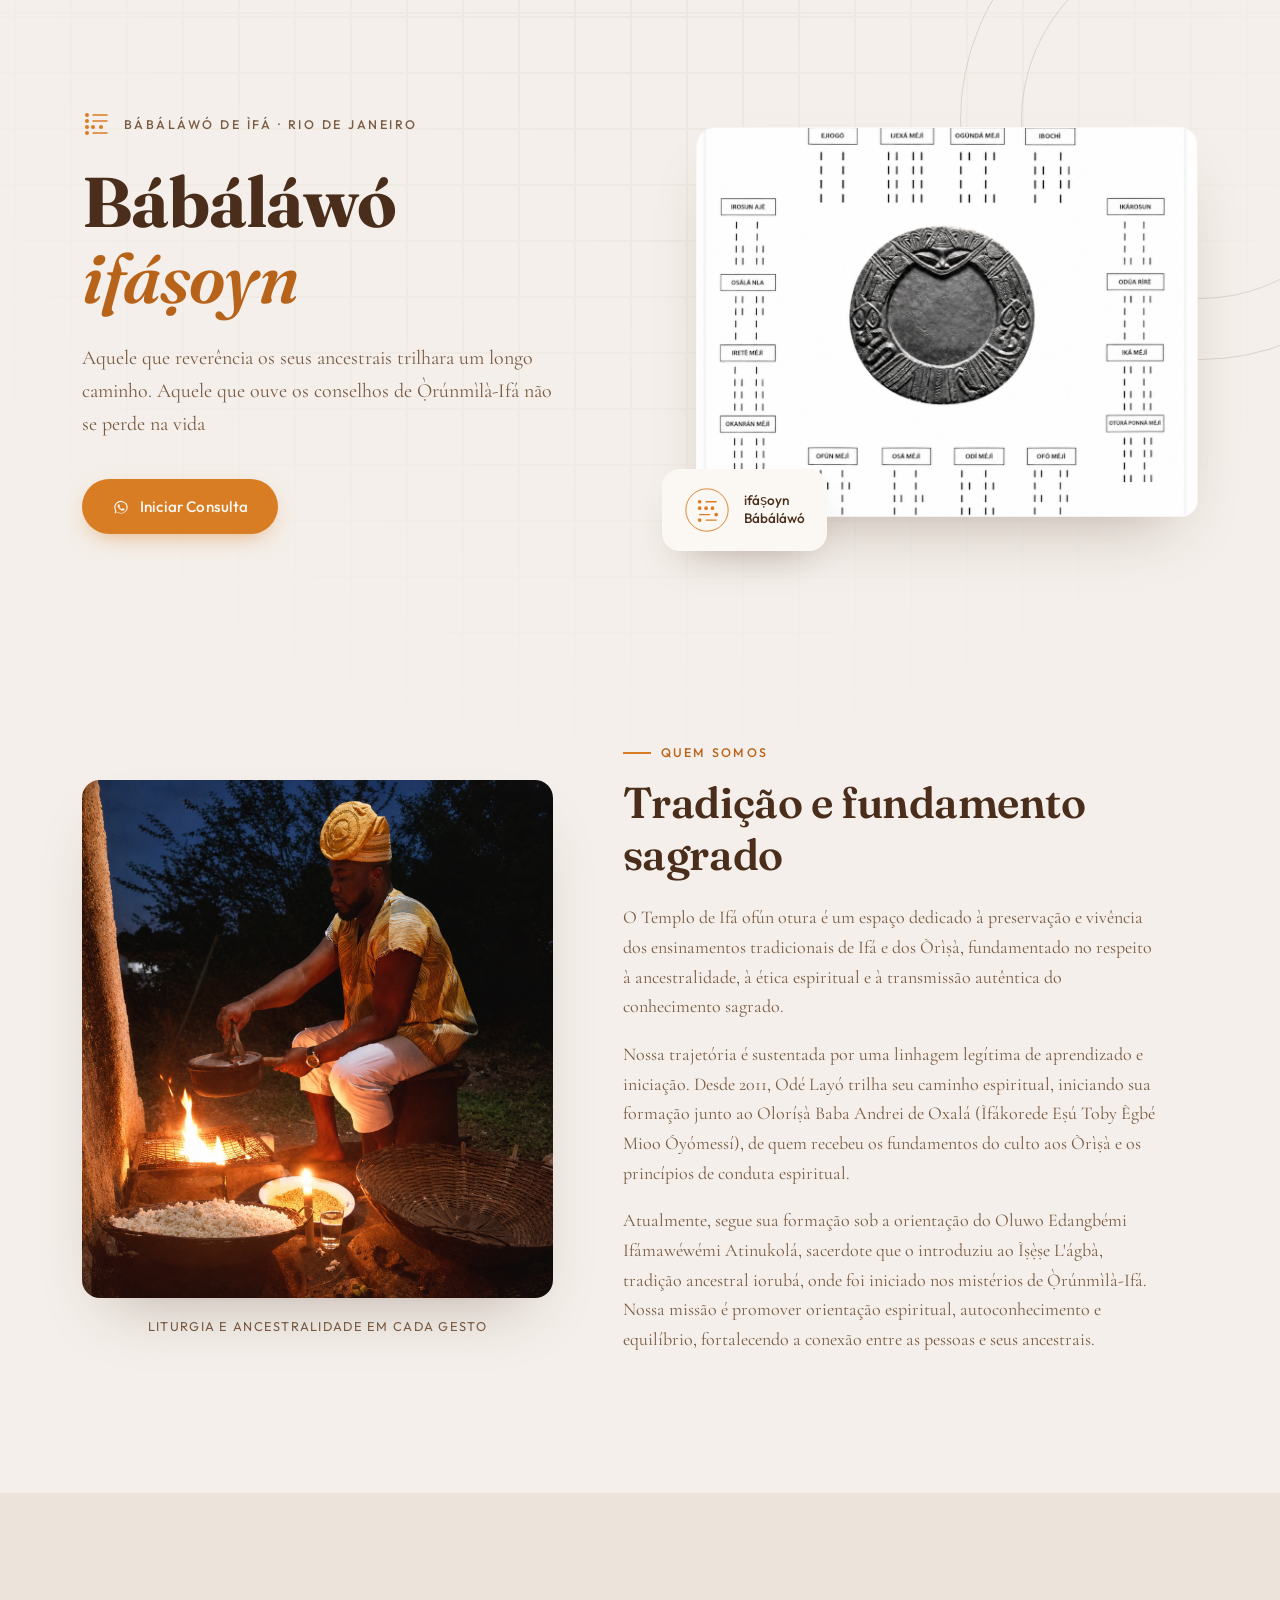
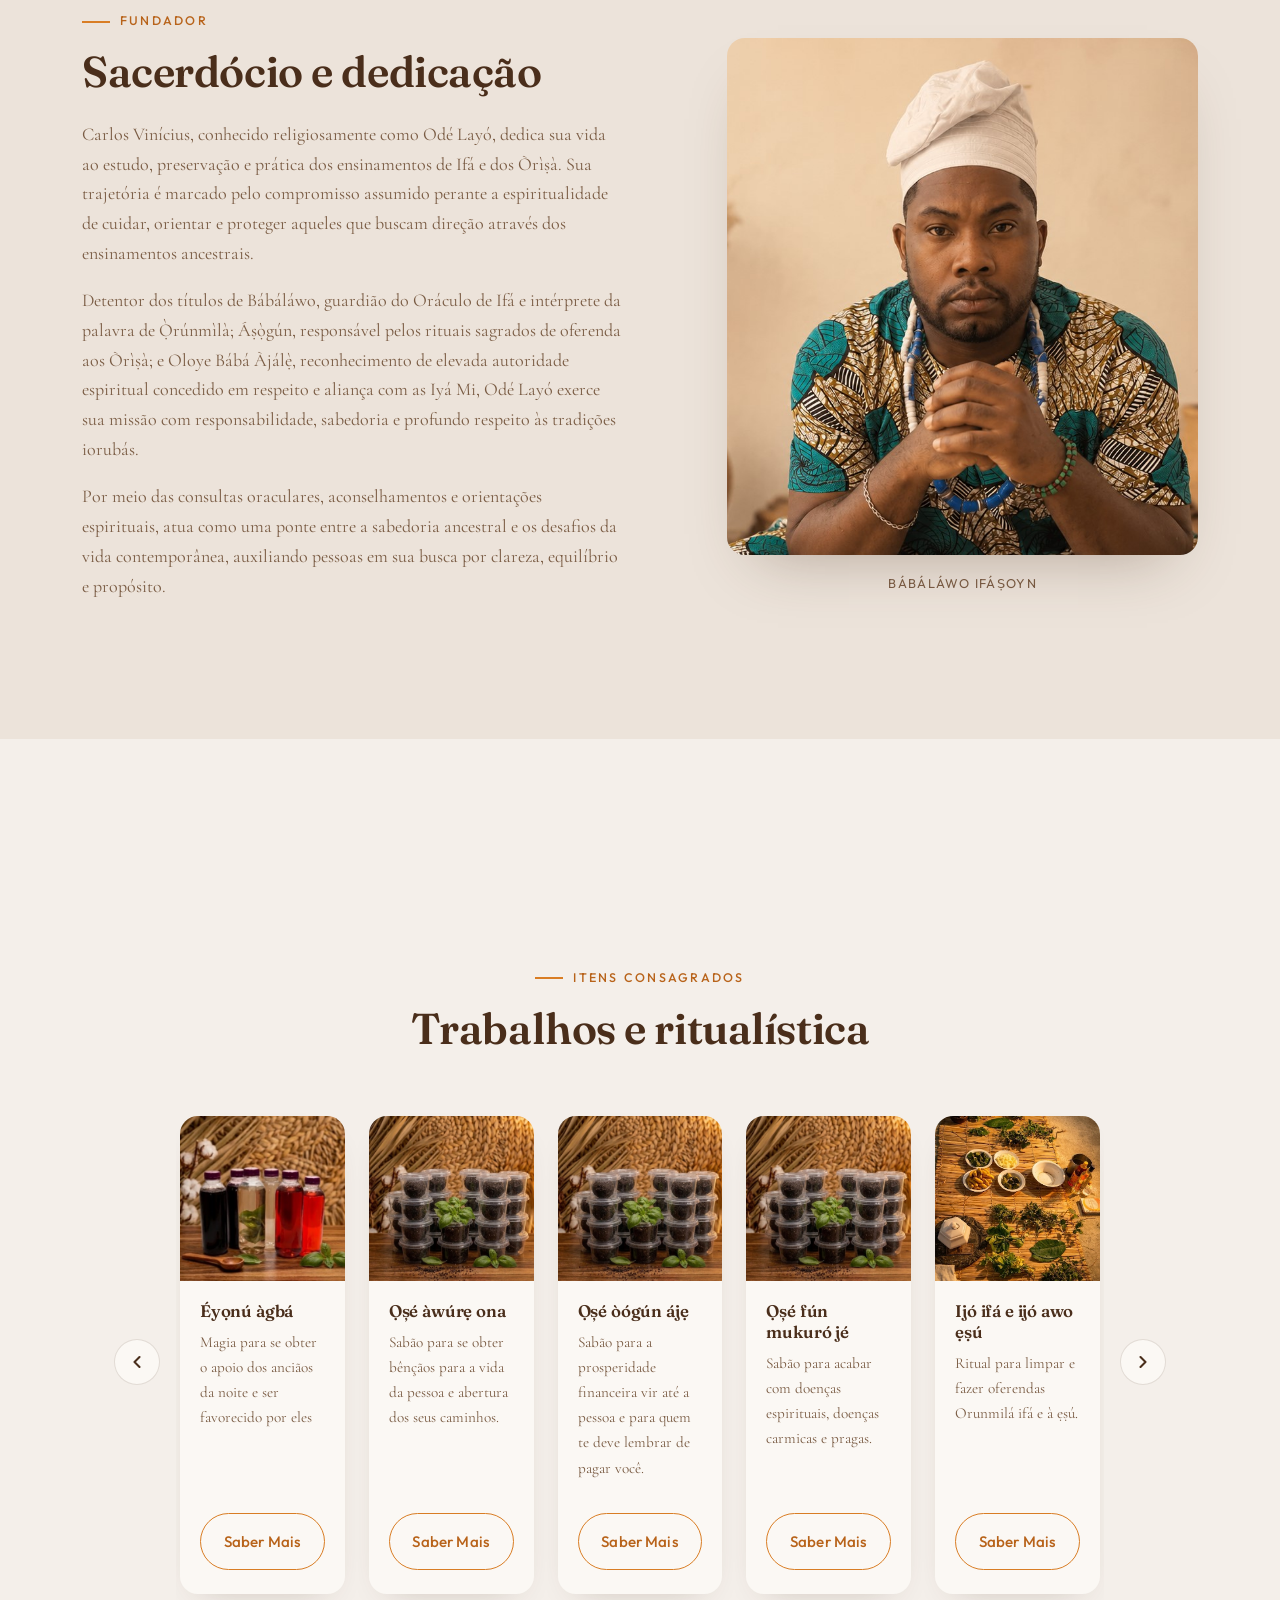
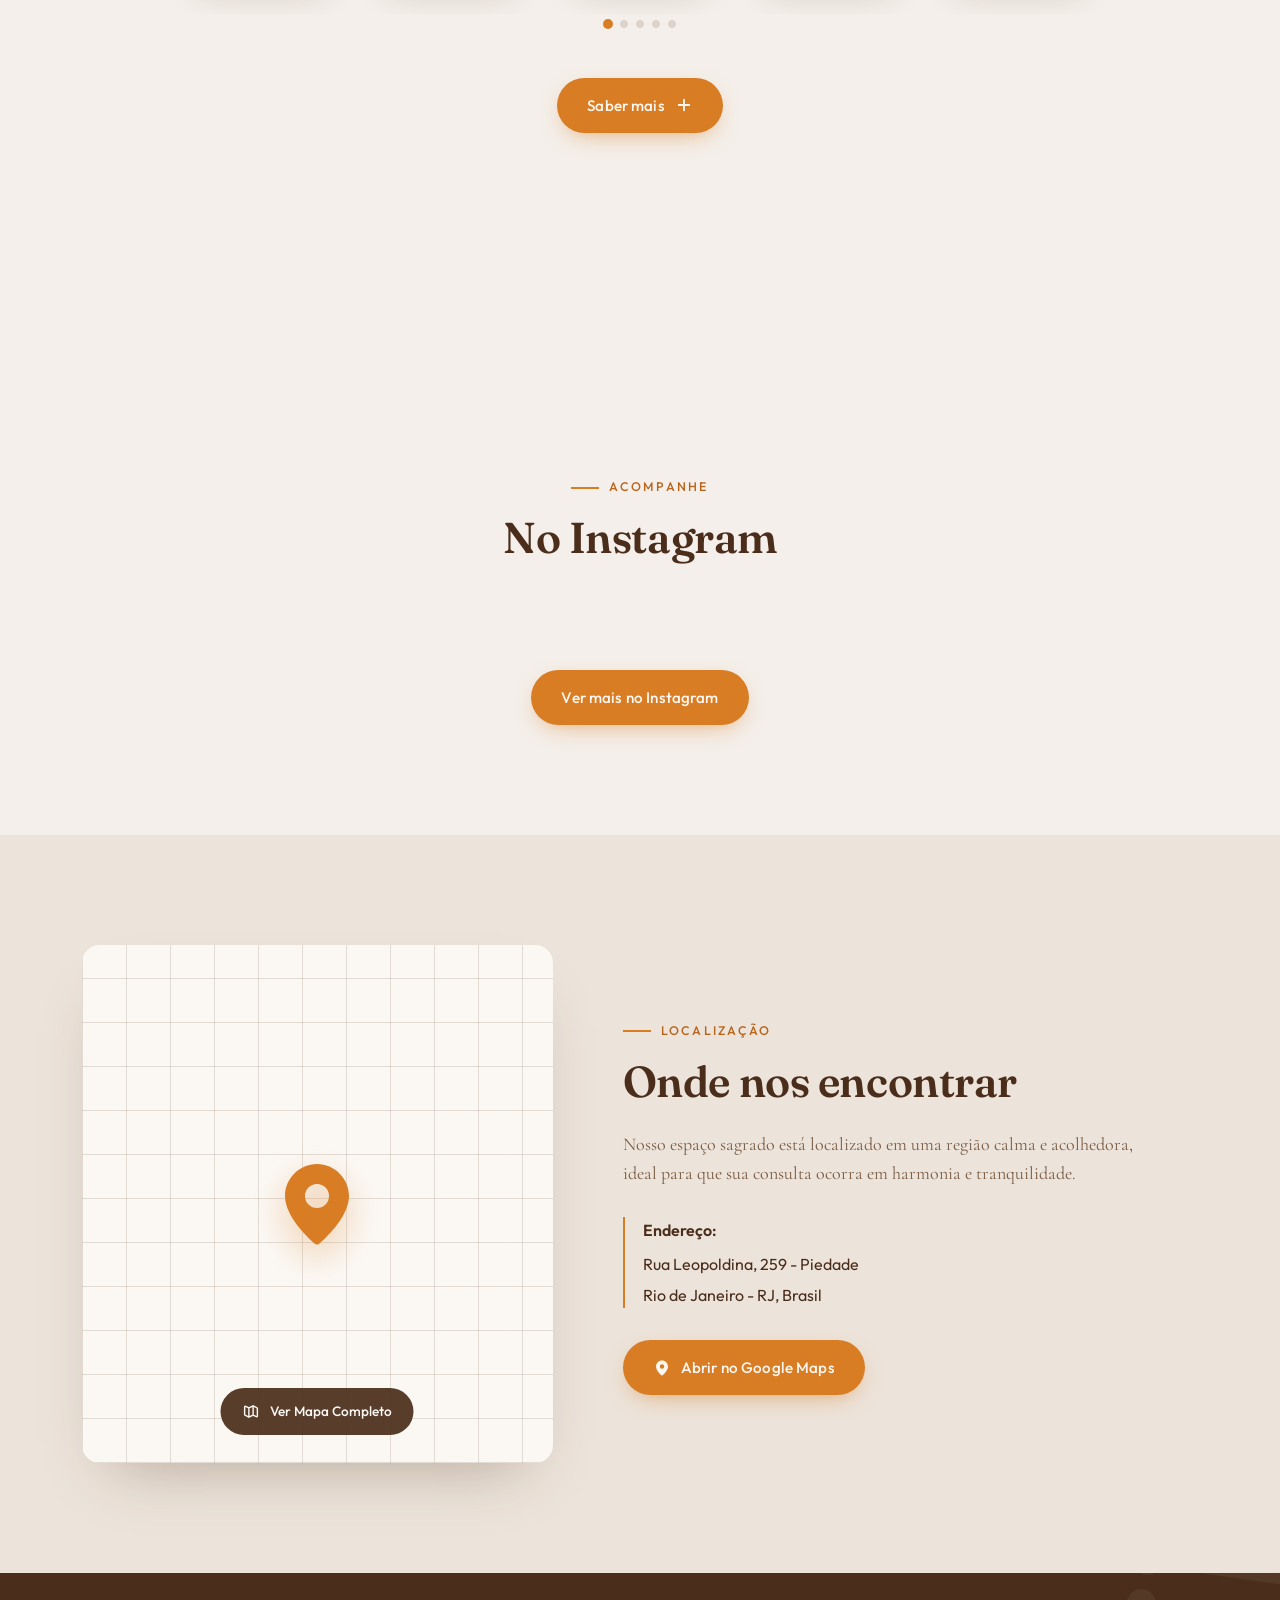
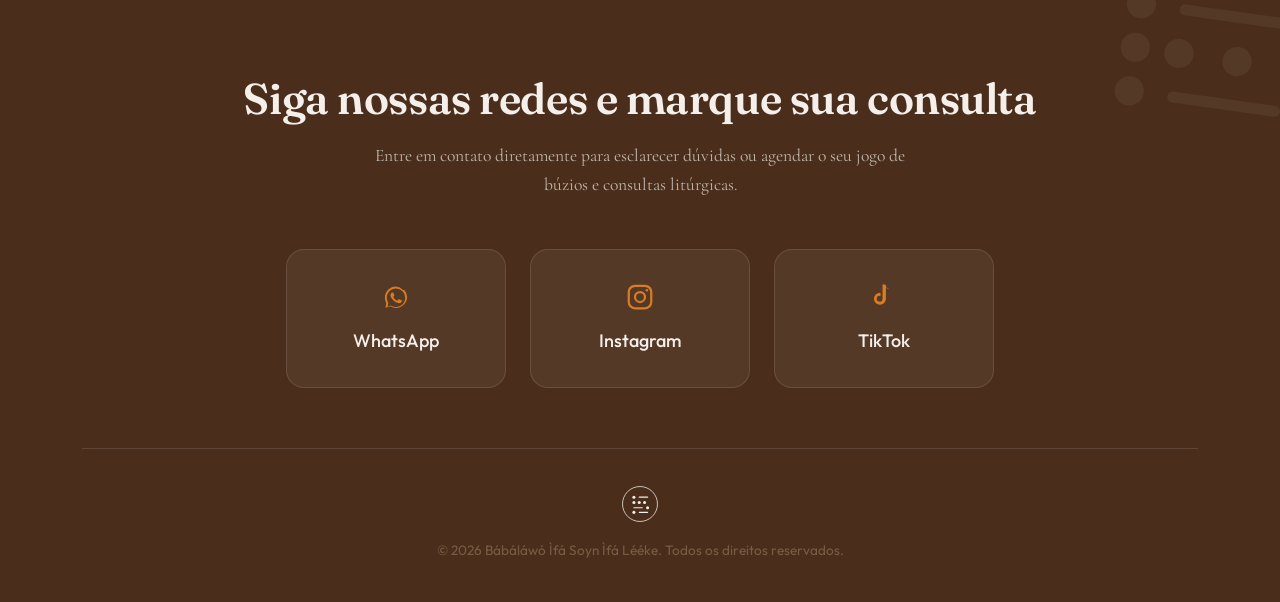
<file: index.html>
<!DOCTYPE html>
<html lang="pt-BR">
<head>
<meta charset="UTF-8">
<meta name="viewport" content="width=device-width, initial-scale=1.0">
<title>Templo de Ifá Ofún Otura | Bábáláwó Ifá Soyn Ifá Lééke </title>
<link rel="preconnect" href="https://fonts.googleapis.com">
<link rel="preconnect" href="https://fonts.gstatic.com" crossorigin>
<link href="https://fonts.googleapis.com/css2?family=Fraunces:opsz,wght@9..144,400;9..144,500;9..144,600;9..144,700;9..144,900&family=Cormorant+Garamond:ital,wght@0,400;0,500;0,600;1,400&family=Outfit:wght@300;400;500;600&display=swap" rel="stylesheet">
<link rel="stylesheet" href="global/style.css">
<link rel="shortcut icon" href="imagens/favicon.ico" type="image/x-icon">
</head>
<body>

<!-- Padrão de fundo: marcas de Odu Ifá -->
<div class="odu-watermark" aria-hidden="true"></div>

<!-- ============ CABEÇALHO / HERO ============ -->
<header class="hero" id="topo">
  <div class="hero-pattern" aria-hidden="true"></div>
  <div class="container hero-grid">
    <div class="hero-text">
      <div class="hero-eyebrow">
        <span class="odu-mark" aria-hidden="true">
          <svg viewBox="0 0 60 60" fill="none" xmlns="http://www.w3.org/2000/svg">
            <circle cx="10" cy="10" r="4" fill="currentColor"/>
            <circle cx="10" cy="22" r="4" fill="currentColor"/>
            <circle cx="10" cy="34" r="4" fill="currentColor"/>
            <circle cx="10" cy="46" r="4" fill="currentColor"/>
            <line x1="22" y1="10" x2="50" y2="10" stroke="currentColor" stroke-width="3" stroke-linecap="round"/>
            <line x1="22" y1="22" x2="50" y2="22" stroke="currentColor" stroke-width="3" stroke-linecap="round"/>
            <circle cx="22" cy="34" r="4" fill="currentColor"/>
            <circle cx="38" cy="34" r="4" fill="currentColor"/>
            <line x1="22" y1="46" x2="50" y2="46" stroke="currentColor" stroke-width="3" stroke-linecap="round"/>
          </svg>
        </span>
        Bábáláwó de Ìfá &middot; Rio de Janeiro
      </div>
      <h1>Bábáláwó<br><span class="accent-word">ifáṣoyn</span></h1>
      <p class="hero-sub">
        Aquele que reverência os seus ancestrais trilhara um longo caminho. Aquele que ouve os conselhos de Ọ̀rúnmìlà-Ifá não se perde na vida
      </p>
      <a href="https://wa.me/5521997912922" target="_blank" rel="noopener" class="btn btn-primary">
        <svg class="icon" viewBox="0 0 24 24" fill="currentColor" aria-hidden="true"><path d="M17.6 6.32A8.86 8.86 0 0 0 12.02 3.5c-4.9 0-8.89 3.99-8.89 8.89 0 1.57.41 3.04 1.13 4.32L3.5 20.5l3.92-1.03a8.86 8.86 0 0 0 4.6 1.26h.01c4.9 0 8.89-3.99 8.89-8.89a8.86 8.86 0 0 0-2.32-5.52zm-5.58 13.7h-.01a7.36 7.36 0 0 1-3.76-1.03l-.27-.16-2.79.73.75-2.72-.18-.28a7.36 7.36 0 0 1-1.13-3.93c0-4.07 3.31-7.38 7.39-7.38a7.34 7.34 0 0 1 7.38 7.39c0 4.08-3.31 7.38-7.38 7.38zm4.05-5.53c-.22-.11-1.31-.65-1.51-.72-.2-.07-.35-.11-.5.11-.15.22-.57.72-.7.86-.13.15-.26.16-.48.05-.22-.11-.93-.34-1.77-1.09-.65-.58-1.09-1.3-1.22-1.52-.13-.22-.01-.34.11-.45.11-.11.25-.28.37-.42.12-.14.16-.24.24-.4.08-.16.04-.3-.03-.41-.07-.11-.5-1.2-.68-1.64-.18-.43-.36-.37-.5-.38-.13-.01-.28-.01-.43-.01-.15 0-.39.06-.6.28-.21.22-.81.79-.81 1.92 0 1.13.83 2.23.95 2.38.11.15 1.57 2.4 3.8 3.27 1.89.74 2.27.6 2.68.56.41-.04 1.31-.54 1.5-1.06.18-.52.18-.96.13-1.06-.06-.1-.22-.16-.45-.27z"/></svg>
        Iniciar Consulta
      </a>
    </div>
    <div class="hero-photo">
      <div class="frame frame-main">
        <img src="imagens/16 odus.png" alt="" loading="eager">
      </div>
      <div class="logo-badge">
        <div class="logo-mark">
          <svg viewBox="0 0 100 100" fill="none" xmlns="http://www.w3.org/2000/svg">
            <circle cx="50" cy="50" r="46" stroke="currentColor" stroke-width="2"/>
            <g stroke="currentColor" stroke-width="3" stroke-linecap="round">
              <circle cx="34" cy="32" r="4" fill="currentColor" stroke="none"/>
              <circle cx="34" cy="46" r="4" fill="currentColor" stroke="none"/>
              <line x1="48" y1="32" x2="70" y2="32"/>
              <circle cx="48" cy="46" r="4" fill="currentColor" stroke="none"/>
              <circle cx="62" cy="46" r="4" fill="currentColor" stroke="none"/>
              <line x1="34" y1="60" x2="56" y2="60"/>
              <circle cx="70" cy="60" r="4" fill="currentColor" stroke="none"/>
              <circle cx="34" cy="72" r="4" fill="currentColor" stroke="none"/>
              <line x1="48" y1="72" x2="70" y2="72"/>
            </g>
          </svg>
        </div>
        <span>ifáṣoyn<br>Bábáláwó</span>
      </div>
    </div>
  </div>
</header>

<!-- ============ QUEM SOMOS ============ -->
<section class="section" id="quem-somos">
  <div class="container split-grid">
    <div class="split-photo">
      <div class="frame">
        <img src="imagens/foto2.png" alt="Cerimônia tradicional de Ifá-Orisha ao redor do fogo sagrado" loading="lazy">
      </div>
      <div class="frame-caption">Liturgia e ancestralidade em cada gesto</div>
    </div>
    <div class="split-text">
      <span class="section-tag">Quem somos</span>
      <h2>Tradição e fundamento sagrado</h2>
      <p>
        O Templo de Ifá ofún otura é um espaço dedicado à preservação e vivência dos ensinamentos tradicionais de Ifá e dos Òrìṣà, fundamentado no respeito à ancestralidade, à ética espiritual e à transmissão autêntica do conhecimento sagrado.
      </p>
      <p>
        Nossa trajetória é sustentada por uma linhagem legítima de aprendizado e iniciação. Desde 2011, Odé Layó trilha seu caminho espiritual, iniciando sua formação junto ao Oloríṣà Baba Andrei de Oxalá (Ìfákorede Eṣú Toby Ègbé Mioo Óyómessí), de quem recebeu os fundamentos do culto aos Òrìṣà e os princípios de conduta espiritual.
      </p>
      <p>
        Atualmente, segue sua formação sob a orientação do Oluwo Edangbémi Ifámawéwémi Atinukolá, sacerdote que o introduziu ao Ìṣẹ̀ṣe L'ágbà, tradição ancestral iorubá, onde foi iniciado nos mistérios de Ọ̀rúnmìlà-Ifá. Nossa missão é promover orientação espiritual, autoconhecimento e equilíbrio, fortalecendo a conexão entre as pessoas e seus ancestrais.
      </p>
    </div>
  </div>
</section>

<!-- ============ FUNDADOR ============ -->
<section class="section section-alt" id="fundador">
  <div class="container split-grid reverse">
    <div class="split-photo">
      <div class="frame">
        <img src="imagens/babalao vinicios.jpeg" alt="Bábáláwó Ìfá Soyn" loading="lazy">
      </div>
      <div class="frame-caption"> Bábáláwo  ifáṣoyn</div>
    </div>
    <div class="split-text">
      <span class="section-tag">Fundador</span>
      <h2>Sacerdócio e dedicação</h2>
      <p>
        Carlos Vinícius, conhecido religiosamente como Odé Layó, dedica sua vida ao estudo, preservação e prática dos ensinamentos de Ifá e dos Òrìṣà. Sua trajetória é marcado pelo compromisso assumido perante a espiritualidade de cuidar, orientar e proteger aqueles que buscam direção através dos ensinamentos ancestrais.
      </p>
      <p>
        Detentor dos títulos de Bábáláwo, guardião do Oráculo de Ifá e intérprete da palavra de Ọ̀rúnmìlà; Áṣọ̀gún, responsável pelos rituais sagrados de oferenda aos Òrìṣà; e Oloye Bábá Àjálẹ̀, reconhecimento de elevada autoridade espiritual concedido em respeito e aliança com as Iyá Mi, Odé Layó exerce sua missão com responsabilidade, sabedoria e profundo respeito às tradições iorubás.
      </p>
      <p>
        Por meio das consultas oraculares, aconselhamentos e orientações espirituais, atua como uma ponte entre a sabedoria ancestral e os desafios da vida contemporânea, auxiliando pessoas em sua busca por clareza, equilíbrio e propósito.
      </p>
    </div>
  </div>
</section>

<!-- ============ PRODUTOS ============ -->
<section class="section" id="produtos">
  <div class="container">
<section class="section" id="produtos">
  <div class="container">
    <div class="section-head">
      <span class="section-tag">Itens consagrados</span>
      <h2>Trabalhos e ritualística</h2>
    </div>

    <div class="carousel" role="region" aria-label="Carrossel de produtos">
      <button class="carousel-btn carousel-prev" aria-label="Produto anterior">
        <svg viewBox="0 0 24 24" fill="none" stroke="currentColor" stroke-width="2.5" stroke-linecap="round" stroke-linejoin="round"><path d="M15 18l-6-6 6-6"/></svg>
      </button>
      <div class="carousel-track" id="carouselTrack"></div>
      <button class="carousel-btn carousel-next" aria-label="Próximo produto">
        <svg viewBox="0 0 24 24" fill="none" stroke="currentColor" stroke-width="2.5" stroke-linecap="round" stroke-linejoin="round"><path d="M9 18l6-6-6-6"/></svg>
      </button>
    </div>

    <div class="carousel-dots" id="carouselDots" aria-hidden="true"></div>

    <div class="more-products">
      <a href="produtos.html" class="btn btn-primary">
        Saber mais
        <svg class="icon" viewBox="0 0 24 24" fill="none" stroke="currentColor" stroke-width="2.5" stroke-linecap="round" stroke-linejoin="round"><path d="M12 5v14M5 12h14"/></svg>
      </a>
    </div>
  </div>
</section>

    <div class="carousel-dots" id="carouselDots" aria-hidden="true"></div>
  </div>
</section>

<section class="section" id="videos">
  <div class="container">
    <div class="section-head">
      <span class="section-tag">Acompanhe</span>
      <h2>No Instagram</h2>
    </div>
    <div class="insta-grid">

      <blockquote class="instagram-media" data-instgrm-captioned data-instgrm-permalink="https://www.instagram.com/reel/DVO-ZJmEdTy/?utm_source=ig_embed&amp;utm_campaign=loading" data-instgrm-version="14" style=" background:#FFF; border:0; border-radius:3px; box-shadow:0 0 1px 0 rgba(0,0,0,0.5),0 1px 10px 0 rgba(0,0,0,0.15); margin: 1px; max-width:540px; min-width:326px; padding:0; width:99.375%; width:-webkit-calc(100% - 2px); width:calc(100% - 2px);">
        <!-- conteúdo do embed igual ao que você já tem -->
      </blockquote>

      <blockquote class="instagram-media" data-instgrm-captioned data-instgrm-permalink="https://www.instagram.com/reel/DS5HPvSERSJ/?utm_source=ig_embed&amp;utm_campaign=loading" data-instgrm-version="14" style=" background:#FFF; border:0; border-radius:3px; box-shadow:0 0 1px 0 rgba(0,0,0,0.5),0 1px 10px 0 rgba(0,0,0,0.15); margin: 1px; max-width:540px; min-width:326px; padding:0; width:99.375%; width:-webkit-calc(100% - 2px); width:calc(100% - 2px);">
        <!-- conteúdo do embed igual ao que você já tem -->
      </blockquote>

      <blockquote class="instagram-media" data-instgrm-captioned data-instgrm-permalink="https://www.instagram.com/reel/DZcq0I3xDXE/?utm_source=ig_embed&amp;utm_campaign=loading" data-instgrm-version="14" style=" background:#FFF; border:0; border-radius:3px; box-shadow:0 0 1px 0 rgba(0,0,0,0.5),0 1px 10px 0 rgba(0,0,0,0.15); margin: 1px; max-width:540px; min-width:326px; padding:0; width:99.375%; width:-webkit-calc(100% - 2px); width:calc(100% - 2px);">
        <!-- conteúdo do embed igual ao que você já tem -->
      </blockquote>

    </div>
    <div class="more-products">
      <a href="https://www.instagram.com/babalawo_ifasoyn_ifaleke" target="_blank" class="btn btn-primary">Ver mais no Instagram</a>
    </div>
  </div>
</section>

<!-- ============ LOCALIZAÇÃO ============ -->
<section class="section section-alt" id="localizacao">
  <div class="container split-grid">
    <div class="split-photo">
      <a class="map-link" href="https://maps.app.goo.gl/6KmMuC2K1VAeBNU69" target="_blank" rel="noopener" aria-label="Abrir localização no Google Maps">
        <div class="frame map-frame">
          <div class="map-grid" aria-hidden="true"></div>
          <svg class="map-pin" viewBox="0 0 24 24" fill="currentColor" aria-hidden="true">
            <path d="M12 2C7.6 2 4 5.6 4 10c0 5.4 6.5 11.1 7.3 11.8.4.4 1 .4 1.4 0C13.5 21.1 20 15.4 20 10c0-4.4-3.6-8-8-8zm0 11a3 3 0 1 1 0-6 3 3 0 0 1 0 6z"/>
          </svg>
          <span class="map-overlay">
            <svg class="icon" viewBox="0 0 24 24" fill="none" stroke="currentColor" stroke-width="2" stroke-linecap="round" stroke-linejoin="round"><path d="M9 20l-5.447-2.724A1 1 0 0 1 3 16.382V5.618a1 1 0 0 1 1.447-.894L9 7m0 13l6-3m-6 3V7m6 10l4.553 2.276A1 1 0 0 0 21 18.382V7.618a1 1 0 0 0-.553-.894L15 4m0 13V4m0 0L9 7"/></svg>
            Ver Mapa Completo
          </span>
        </div>
      </a>
    </div>
    <div class="split-text">
      <span class="section-tag">Localização</span>
      <h2>Onde nos encontrar</h2>
      <p>
        Nosso espaço sagrado está localizado em uma região calma e acolhedora,
        ideal para que sua consulta ocorra em harmonia e tranquilidade.
      </p>
      <div class="address-block">
        <strong>Endereço:</strong>
        <span>Rua Leopoldina, 259 - Piedade</span>
        <span>Rio de Janeiro - RJ, Brasil</span>
      </div>
      <a href="https://maps.app.goo.gl/6KmMuC2K1VAeBNU69" target="_blank" rel="noopener" class="btn btn-primary">
        <svg class="icon" viewBox="0 0 24 24" fill="currentColor" aria-hidden="true"><path d="M12 2C7.6 2 4 5.6 4 10c0 5.4 6.5 11.1 7.3 11.8.4.4 1 .4 1.4 0C13.5 21.1 20 15.4 20 10c0-4.4-3.6-8-8-8zm0 11a3 3 0 1 1 0-6 3 3 0 0 1 0 6z"/></svg>
        Abrir no Google Maps
      </a>
    </div>
  </div>
</section>

<!-- ============ CONTATO / RODAPÉ ============ -->
<footer class="footer" id="contato">
  <div class="odu-mark-large" aria-hidden="true">
    <svg viewBox="0 0 60 60" fill="none" xmlns="http://www.w3.org/2000/svg">
      <circle cx="10" cy="10" r="4" fill="currentColor"/>
      <circle cx="10" cy="22" r="4" fill="currentColor"/>
      <circle cx="10" cy="34" r="4" fill="currentColor"/>
      <circle cx="10" cy="46" r="4" fill="currentColor"/>
      <line x1="22" y1="10" x2="50" y2="10" stroke="currentColor" stroke-width="3" stroke-linecap="round"/>
      <line x1="22" y1="22" x2="50" y2="22" stroke="currentColor" stroke-width="3" stroke-linecap="round"/>
      <circle cx="22" cy="34" r="4" fill="currentColor"/>
      <circle cx="38" cy="34" r="4" fill="currentColor"/>
      <line x1="22" y1="46" x2="50" y2="46" stroke="currentColor" stroke-width="3" stroke-linecap="round"/>
    </svg>
  </div>
  <div class="container">
    <h2>Siga nossas redes e marque sua consulta</h2>
    <p class="footer-sub">
      Entre em contato diretamente para esclarecer dúvidas ou agendar o seu
      jogo de búzios e consultas litúrgicas.
    </p>

    <div class="social-grid">
      <a href="https://wa.me/5521997912922" target="_blank" rel="noopener" class="social-card">
        <svg class="icon" viewBox="0 0 24 24" fill="currentColor" aria-hidden="true"><path d="M17.6 6.32A8.86 8.86 0 0 0 12.02 3.5c-4.9 0-8.89 3.99-8.89 8.89 0 1.57.41 3.04 1.13 4.32L3.5 20.5l3.92-1.03a8.86 8.86 0 0 0 4.6 1.26h.01c4.9 0 8.89-3.99 8.89-8.89a8.86 8.86 0 0 0-2.32-5.52zm-5.58 13.7h-.01a7.36 7.36 0 0 1-3.76-1.03l-.27-.16-2.79.73.75-2.72-.18-.28a7.36 7.36 0 0 1-1.13-3.93c0-4.07 3.31-7.38 7.39-7.38a7.34 7.34 0 0 1 7.38 7.39c0 4.08-3.31 7.38-7.38 7.38zm4.05-5.53c-.22-.11-1.31-.65-1.51-.72-.2-.07-.35-.11-.5.11-.15.22-.57.72-.7.86-.13.15-.26.16-.48.05-.22-.11-.93-.34-1.77-1.09-.65-.58-1.09-1.3-1.22-1.52-.13-.22-.01-.34.11-.45.11-.11.25-.28.37-.42.12-.14.16-.24.24-.4.08-.16.04-.3-.03-.41-.07-.11-.5-1.2-.68-1.64-.18-.43-.36-.37-.5-.38-.13-.01-.28-.01-.43-.01-.15 0-.39.06-.6.28-.21.22-.81.79-.81 1.92 0 1.13.83 2.23.95 2.38.11.15 1.57 2.4 3.8 3.27 1.89.74 2.27.6 2.68.56.41-.04 1.31-.54 1.5-1.06.18-.52.18-.96.13-1.06-.06-.1-.22-.16-.45-.27z"/></svg>
        <span>WhatsApp</span>
      </a>
      <a href="https://www.instagram.com/babalawo_ifasoyn_ifaleke/" target="_blank" rel="noopener" class="social-card">
        <svg class="icon" viewBox="0 0 24 24" fill="none" stroke="currentColor" stroke-width="1.8"><rect x="3" y="3" width="18" height="18" rx="5"/><circle cx="12" cy="12" r="4"/><circle cx="17.5" cy="6.5" r="1" fill="currentColor" stroke="none"/></svg>
        <span>Instagram</span>
      </a>
      <a href="https://www.tiktok.com/@ventura0606?is_from_webapp=1&sender_device=pc" target="_blank" rel="noopener" class="social-card">
        <svg class="icon" viewBox="0 0 24 24" fill="currentColor" aria-hidden="true"><path d="M16.6 5.82a4.28 4.28 0 0 1-3.07-1.34v8.94a4.78 4.78 0 1 1-4.78-4.78c.15 0 .3.01.45.03v2.45a2.34 2.34 0 1 0 1.63 2.3V2h2.4a4.28 4.28 0 0 0 3.37 3.78v2.04z"/></svg>
        <span>TikTok</span>
      </a>
    </div>

    <div class="footer-bottom">
      <span class="logo-mark small">
        <svg viewBox="0 0 100 100" fill="none" xmlns="http://www.w3.org/2000/svg">
          <circle cx="50" cy="50" r="46" stroke="currentColor" stroke-width="2"/>
          <g stroke="currentColor" stroke-width="3" stroke-linecap="round">
            <circle cx="34" cy="32" r="4" fill="currentColor" stroke="none"/>
            <circle cx="34" cy="46" r="4" fill="currentColor" stroke="none"/>
            <line x1="48" y1="32" x2="70" y2="32"/>
            <circle cx="48" cy="46" r="4" fill="currentColor" stroke="none"/>
            <circle cx="62" cy="46" r="4" fill="currentColor" stroke="none"/>
            <line x1="34" y1="60" x2="56" y2="60"/>
            <circle cx="70" cy="60" r="4" fill="currentColor" stroke="none"/>
            <circle cx="34" cy="72" r="4" fill="currentColor" stroke="none"/>
            <line x1="48" y1="72" x2="70" y2="72"/>
          </g>
        </svg>
      </span>
      <p>&copy; 2026 Bábáláwó Ìfá Soyn Ìfá Lééke. Todos os direitos reservados.</p>
    </div>
  </div>
</footer>
<script async src="//www.instagram.com/embed.js"></script>

<script src="global/index.js"></script>
</body>
</html>
</file>
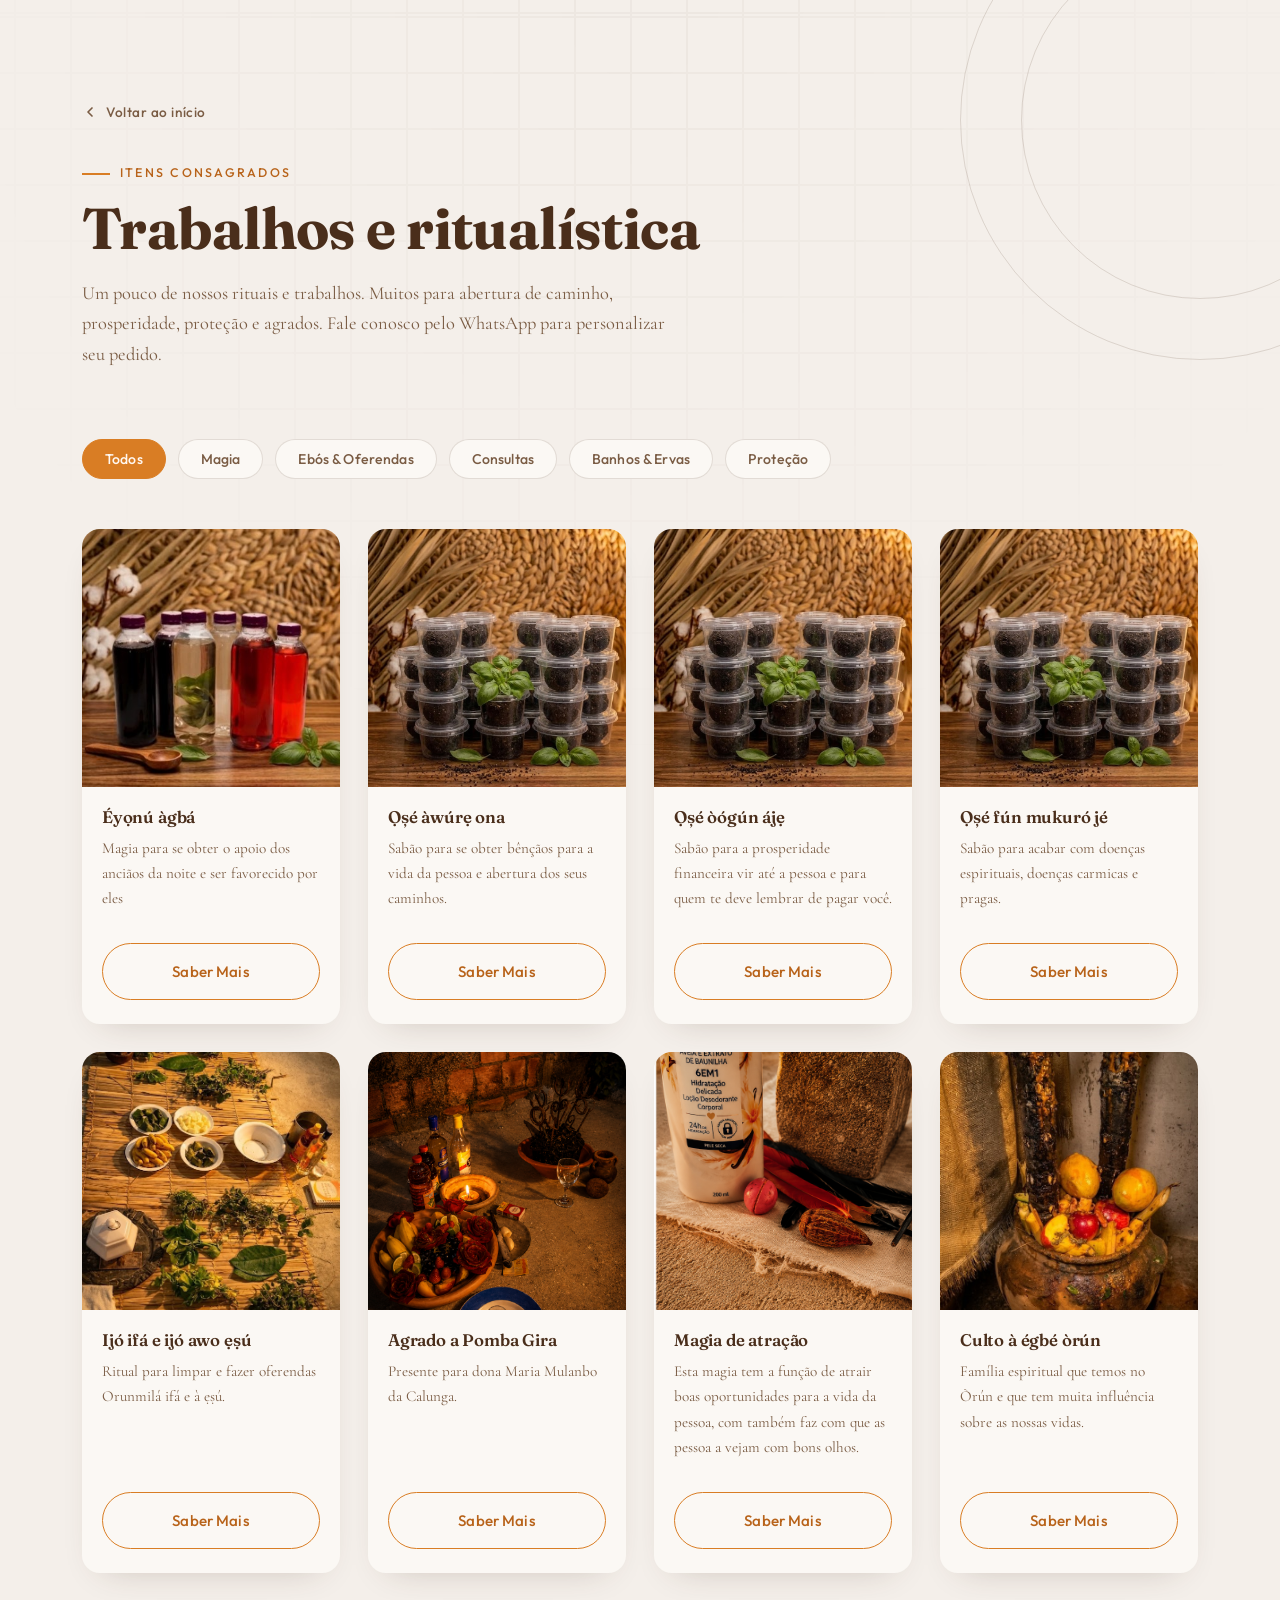
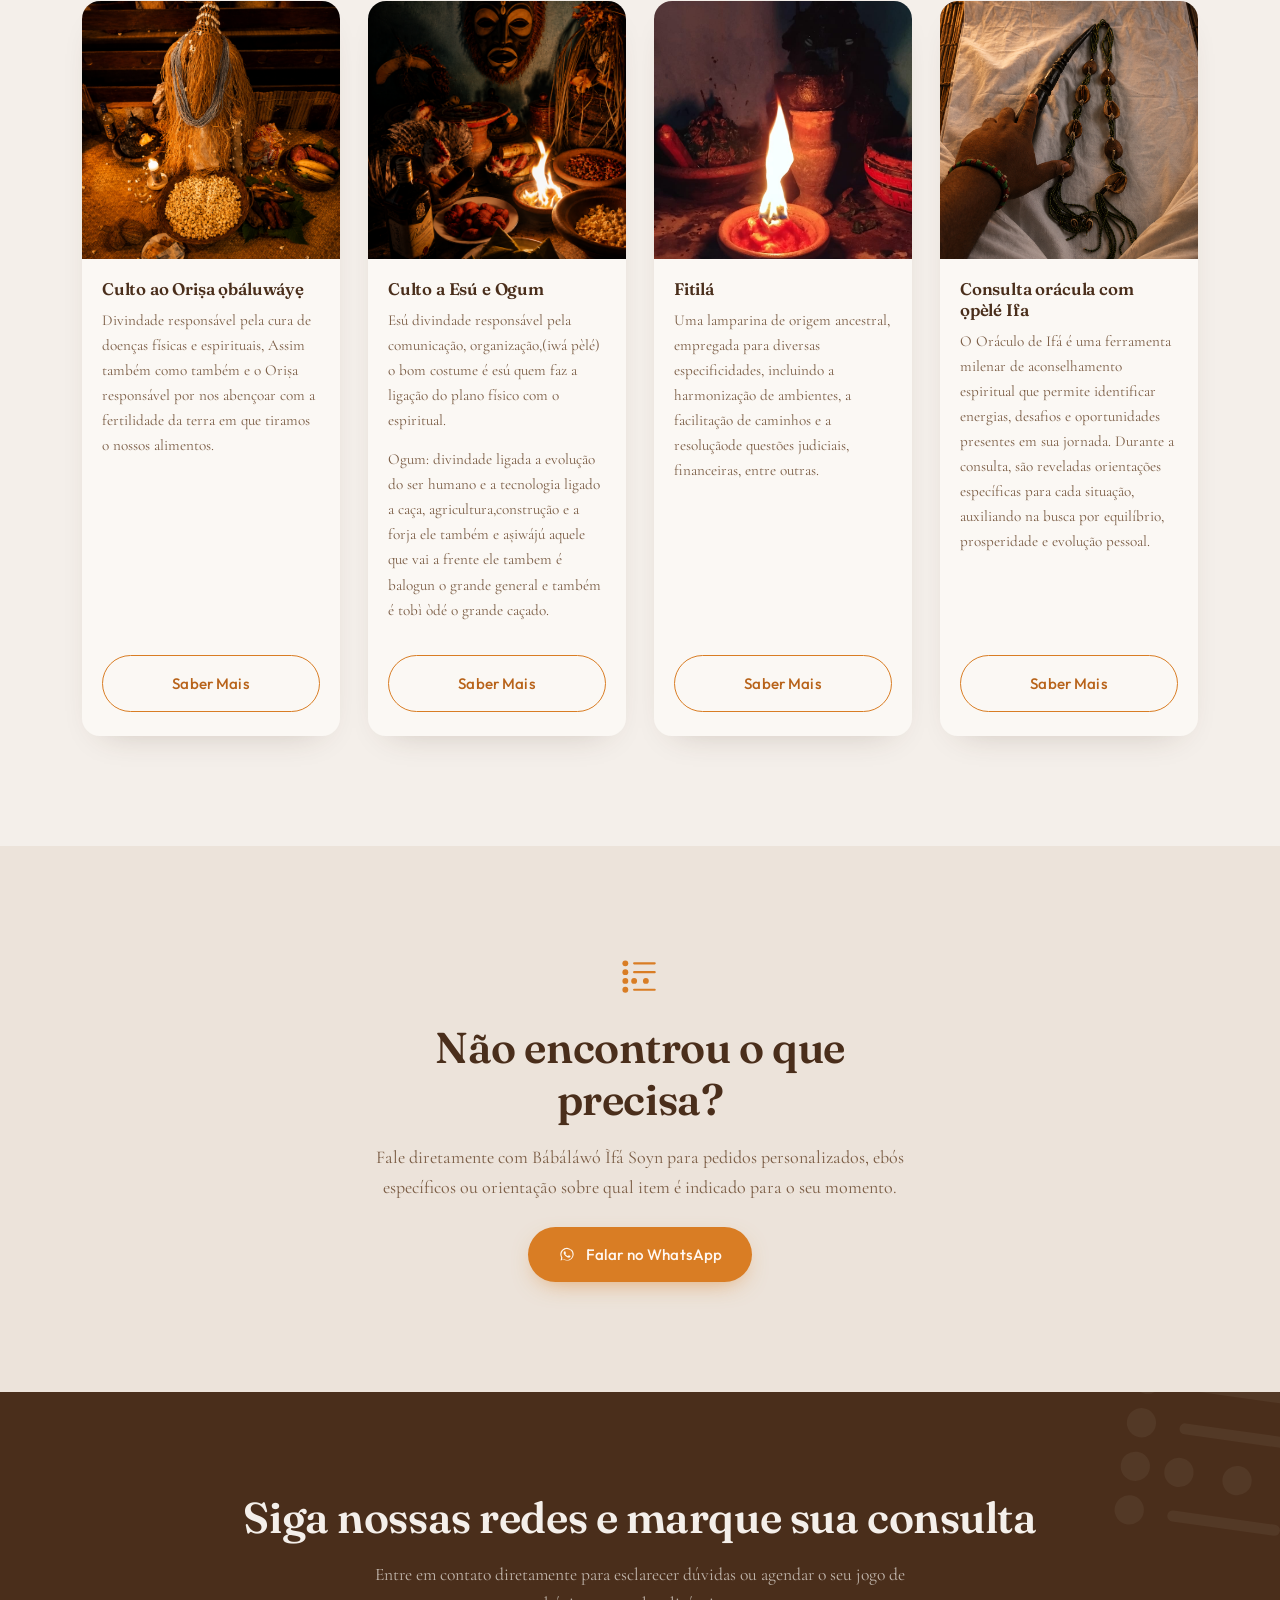
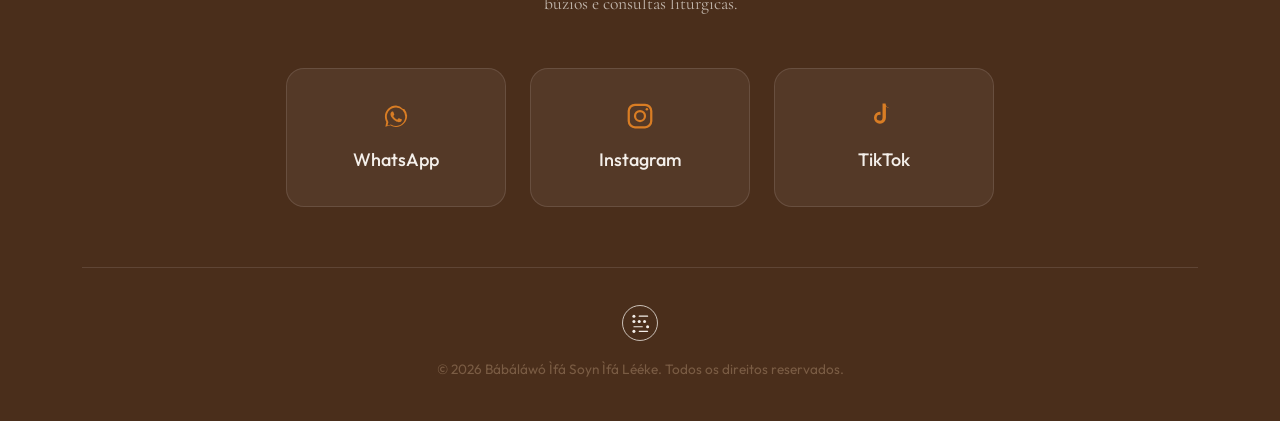
<file: produtos.html>
<!DOCTYPE html>
<html lang="pt-BR">
<head>
<meta charset="UTF-8">
<meta name="viewport" content="width=device-width, initial-scale=1.0">
<title>Trabalhos e ritualística | Ilé Bábáláwó Ìfá Soyn Ìfá Lééke</title>
<link rel="preconnect" href="https://fonts.googleapis.com">
<link rel="preconnect" href="https://fonts.gstatic.com" crossorigin>
<link href="https://fonts.googleapis.com/css2?family=Fraunces:opsz,wght@9..144,400;9..144,500;9..144,600;9..144,700;9..144,900&family=Cormorant+Garamond:ital,wght@0,400;0,500;0,600;1,400&family=Outfit:wght@300;400;500;600&display=swap" rel="stylesheet">
<link rel="stylesheet" href="global/produtos.css">
<link rel="shortcut icon" href="imagens/favicon.ico" type="image/x-icon">
</head>
<body>

<div class="odu-watermark" aria-hidden="true"></div>

<!-- ============ CABEÇALHO DA PÁGINA ============ -->
<header class="page-header">
  <div class="hero-pattern" aria-hidden="true"></div>
  <div class="container">
    <a href="index.html" class="back-link">
      <svg viewBox="0 0 24 24" fill="none" stroke="currentColor" stroke-width="2.5" stroke-linecap="round" stroke-linejoin="round"><path d="M15 18l-6-6 6-6"/></svg>
      Voltar ao início
    </a>
    <span class="section-tag">Itens consagrados</span>
    <h1>Trabalhos e ritualística</h1>
    <p class="page-sub">
      Um pouco de nossos rituais e trabalhos. Muitos para abertura de caminho, prosperidade, proteção e agrados. Fale conosco pelo WhatsApp para personalizar seu pedido.
    </p>
  </div>
</header>

<!-- ============ FILTROS ============ -->
<section class="filters-bar">
  <div class="container">
    <div class="filters" role="tablist" aria-label="Filtrar produtos por categoria">
      <button class="filter-btn active" data-filter="todos" role="tab" aria-selected="true">Todos</button>
      <button class="filter-btn" data-filter="magia" role="tab" aria-selected="false">Magia</button>
      <button class="filter-btn" data-filter="ebo" role="tab" aria-selected="false">Ebós &amp; Oferendas</button>
      <button class="filter-btn" data-filter="consulta" role="tab" aria-selected="false">Consultas</button>
      <button class="filter-btn" data-filter="banho" role="tab" aria-selected="false">Banhos &amp; Ervas</button>
      <button class="filter-btn" data-filter="proteção" role="tab" aria-selected="false">Proteção</button>
    </div>
  </div>
</section>

<!-- ============ GRADE DE PRODUTOS ============ -->
<section class="section products-section">
  <div class="container">
    <div class="products-grid" id="productsGrid">

      

      <article class="product-card" data-category="banho">
        <div class="product-img">
          <img src="imagens/banho de erva.jpg" alt="Éyọnú àgbá" loading="lazy">
        </div>
        <div class="product-body">
          <h3>Éyọnú àgbá</h3>
          <p>Magia para se obter  o apoio dos anciãos  da noite e ser favorecido  por eles</p>
          <a class="btn btn-secondary" href="https://wa.link/rlam18" target="_blank" rel="noopener">Saber Mais</a>
        </div>
      </article>

      <article class="product-card" data-category="banho">
        <div class="product-img">
          <img src="imagens/sabao.jpg" alt="Sabão Ọșé àwúrẹ ona" loading="lazy">
        </div>
        <div class="product-body">
          <h3>Ọșé àwúrẹ ona</h3>
          <p>Sabão para se obter bênçãos para a vida da pessoa e abertura dos seus caminhos.</p>
          <a class="btn btn-secondary" href="https://wa.link/rlam18" target="_blank" rel="noopener">Saber Mais</a>
        </div>
      </article>

      <article class="product-card" data-category="banho">
        <div class="product-img">
          <img src="imagens/sabao.jpg" alt="Sabão Ọșé òógún ájẹ" loading="lazy">
        </div>
        <div class="product-body">
          <h3>Ọșé òógún ájẹ</h3>
          <p>Sabão para a prosperidade financeira vir até a pessoa e para quem te deve lembrar de pagar você.</p>
          <a class="btn btn-secondary" href="https://wa.link/rlam18" target="_blank" rel="noopener">Saber Mais</a>
        </div>
      </article>

      <article class="product-card" data-category="banho">
        <div class="product-img">
          <img src="imagens/sabao.jpg" alt="Sabão Ọșé  fún mukuró jé" loading="lazy">
        </div>
        <div class="product-body">
          <h3>Ọșé  fún mukuró jé</h3>
          <p>Sabão para acabar com doenças espirituais, doenças carmicas e pragas.</p>
          <a class="btn btn-secondary" href="https://wa.link/rlam18" target="_blank" rel="noopener">Saber Mais</a>
        </div>
      </article>

      <article class="product-card" data-category="ebo">
        <div class="product-img">
          <img src="imagens/elementos na esteira.jpg" alt="Ijó ifá e ijó awo ẹṣú" loading="lazy">
        </div>
        <div class="product-body">
          <h3>Ijó ifá e ijó awo ẹṣú</h3>
          <p>Ritual para limpar e fazer oferendas Orunmilá ifá e à ẹṣú.</p>
          <a class="btn btn-secondary" href="https://wa.link/rlam18" target="_blank" rel="noopener">Saber Mais</a>
        </div>
      </article>

      <article class="product-card" data-category="ebo">
        <div class="product-img">
          <img src="imagens/culto a exu e pomba gira.png" alt="Presente para dona Maria Mulanbo da calunga." loading="lazy">
        </div>
        <div class="product-body">
          <h3>Agrado a Pomba Gira</h3>
          <p>Presente para dona Maria Mulanbo da Calunga.</p>
          <a class="btn btn-secondary" href="https://wa.link/rlam18" target="_blank" rel="noopener">Saber Mais</a>
        </div>
      </article>

      <article class="product-card" data-category="magia">
        <div class="product-img">
          <img src="imagens/magia de atração imagem.png"  alt="Magia de atração" loading="lazy">
        </div>
        <div class="product-body">
          <h3>Magia de atração</h3>
          <p>Esta magia tem a função de atrair boas oportunidades para a vida da pessoa, com também faz com que as pessoa a vejam com bons olhos.</p>
          <a class="btn btn-secondary" href="https://wa.link/rlam18" target="_blank" rel="noopener">Saber Mais</a>
        </div>
      </article>

      <article class="product-card" data-category="ebo">
        <div class="product-img">
          <img src="imagens/culto.jpg" alt="Culto  à  égbé òrún" loading="lazy">
        </div>
        <div class="product-body">
          <h3>Culto  à  égbé òrún</h3>
          <p>Família espiritual que temos no Òrún e que tem muita influência sobre as nossas vidas.</p>
          <a class="btn btn-secondary" href="https://wa.link/rlam18" target="_blank" rel="noopener">Saber Mais</a>
        </div>
      </article>

      <article class="product-card" data-category="ebo">
        <div class="product-img">
          <img src="imagens/culto a orixa omolu.png" alt="Culto  a o oriṣa ọbáluwáyẹ" loading="lazy">
        </div>
        <div class="product-body">
          <h3>Culto ao Oriṣa ọbáluwáyẹ</h3>
          <p>Divindade responsável pela cura de doenças físicas e espirituais, Assim também como também e o Oriṣa responsável por nos abençoar com a fertilidade da terra em que tiramos o nossos alimentos.</p>
          <a class="btn btn-secondary" href="https://wa.link/rlam18" target="_blank" rel="noopener">Saber Mais</a>
        </div>
      </article>

      <article class="product-card" data-category="proteção">
        <div class="product-img">
          <img src="imagens/culto a esu e ogum.png" loading="lazy">
        </div>
        <div class="product-body">
          <h3>Culto a Esú e Ogum</h3>
          <p>Esú divindade responsável pela comunicação, organização,(iwá pèlé) o bom costume é esú quem faz a ligação do plano físico com o espiritual.
          </p>
          <p>Ogum: divindade ligada a evolução  do ser humano e a tecnologia ligado a caça, agricultura,construção e a forja ele também e așiwájú aquele que vai a frente ele tambem é balogun o grande general e também é tobì òdé o grande caçado.
          </p> 
          <a class="btn btn-secondary" href="https://wa.link/rlam18" target="_blank" rel="noopener">Saber Mais</a>
        </div>
      </article>

  

      <article class="product-card" data-category="magia">
        <div class="product-img">
          <img src="imagens/culto fitila.jpeg"  alt="Culto a Fitilá" loading="lazy">
        </div>
        <div class="product-body">
          <h3>Fitilá</h3>
          <p>Uma lamparina de origem ancestral, empregada para diversas especificidades, incluindo a harmonização de ambientes, a facilitação de caminhos e a resoluçãode questões judiciais, financeiras, entre outras.</p>
          <a class="btn btn-secondary" href="https://wa.link/rlam18" target="_blank" rel="noopener">Saber Mais</a>
        </div>
      </article>

      <article class="product-card" data-category="consulta">
        <div class="product-img">
          <img src="imagens/oraculo opele ifa.png"  alt="jogo" loading="lazy">
        </div>
        <div class="product-body">
          <h3>Consulta orácula com ọpèlé Ifa</h3>
          <p>O Oráculo de Ifá é uma ferramenta milenar de aconselhamento espiritual que permite identificar energias, desafios e oportunidades presentes em sua jornada. Durante a consulta, são reveladas orientações específicas para cada situação, auxiliando na busca por equilíbrio, prosperidade e evolução pessoal.</p>
          <a class="btn btn-secondary" href="https://wa.link/rlam18" target="_blank" rel="noopener">Saber Mais</a>
        </div>
      </article>

    </div>

    <p class="empty-state" id="emptyState" hidden>
      Nenhum produto encontrado nesta categoria por enquanto. Fale com a gente
      pelo WhatsApp — talvez já estejamos preparando algo novo.
    </p>
  </div>
</section>

<!-- ============ CTA FINAL ============ -->
<section class="section section-alt cta-final">
  <div class="container cta-final-content">
    <span class="odu-mark" aria-hidden="true">
      <svg viewBox="0 0 60 60" fill="none" xmlns="http://www.w3.org/2000/svg">
        <circle cx="10" cy="10" r="4" fill="currentColor"/>
        <circle cx="10" cy="22" r="4" fill="currentColor"/>
        <circle cx="10" cy="34" r="4" fill="currentColor"/>
        <circle cx="10" cy="46" r="4" fill="currentColor"/>
        <line x1="22" y1="10" x2="50" y2="10" stroke="currentColor" stroke-width="3" stroke-linecap="round"/>
        <line x1="22" y1="22" x2="50" y2="22" stroke="currentColor" stroke-width="3" stroke-linecap="round"/>
        <circle cx="22" cy="34" r="4" fill="currentColor"/>
        <circle cx="38" cy="34" r="4" fill="currentColor"/>
        <line x1="22" y1="46" x2="50" y2="46" stroke="currentColor" stroke-width="3" stroke-linecap="round"/>
      </svg>
    </span>
    <h2>Não encontrou o que precisa?</h2>
    <p>Fale diretamente com Bábáláwó Ìfá Soyn para pedidos personalizados, ebós específicos ou orientação sobre qual item é indicado para o seu momento.</p>
    <a href="https://wa.me/5521997912922" target="_blank" rel="noopener" class="btn btn-primary">
      <svg class="icon" viewBox="0 0 24 24" fill="currentColor" aria-hidden="true"><path d="M17.6 6.32A8.86 8.86 0 0 0 12.02 3.5c-4.9 0-8.89 3.99-8.89 8.89 0 1.57.41 3.04 1.13 4.32L3.5 20.5l3.92-1.03a8.86 8.86 0 0 0 4.6 1.26h.01c4.9 0 8.89-3.99 8.89-8.89a8.86 8.86 0 0 0-2.32-5.52zm-5.58 13.7h-.01a7.36 7.36 0 0 1-3.76-1.03l-.27-.16-2.79.73.75-2.72-.18-.28a7.36 7.36 0 0 1-1.13-3.93c0-4.07 3.31-7.38 7.39-7.38a7.34 7.34 0 0 1 7.38 7.39c0 4.08-3.31 7.38-7.38 7.38zm4.05-5.53c-.22-.11-1.31-.65-1.51-.72-.2-.07-.35-.11-.5.11-.15.22-.57.72-.7.86-.13.15-.26.16-.48.05-.22-.11-.93-.34-1.77-1.09-.65-.58-1.09-1.3-1.22-1.52-.13-.22-.01-.34.11-.45.11-.11.25-.28.37-.42.12-.14.16-.24.24-.4.08-.16.04-.3-.03-.41-.07-.11-.5-1.2-.68-1.64-.18-.43-.36-.37-.5-.38-.13-.01-.28-.01-.43-.01-.15 0-.39.06-.6.28-.21.22-.81.79-.81 1.92 0 1.13.83 2.23.95 2.38.11.15 1.57 2.4 3.8 3.27 1.89.74 2.27.6 2.68.56.41-.04 1.31-.54 1.5-1.06.18-.52.18-.96.13-1.06-.06-.1-.22-.16-.45-.27z"/></svg>
      Falar no WhatsApp
    </a>
  </div>
</section>

<!-- ============ RODAPÉ ============ -->
<footer class="footer" id="contato">
  <div class="odu-mark-large" aria-hidden="true">
    <svg viewBox="0 0 60 60" fill="none" xmlns="http://www.w3.org/2000/svg">
      <circle cx="10" cy="10" r="4" fill="currentColor"/>
      <circle cx="10" cy="22" r="4" fill="currentColor"/>
      <circle cx="10" cy="34" r="4" fill="currentColor"/>
      <circle cx="10" cy="46" r="4" fill="currentColor"/>
      <line x1="22" y1="10" x2="50" y2="10" stroke="currentColor" stroke-width="3" stroke-linecap="round"/>
      <line x1="22" y1="22" x2="50" y2="22" stroke="currentColor" stroke-width="3" stroke-linecap="round"/>
      <circle cx="22" cy="34" r="4" fill="currentColor"/>
      <circle cx="38" cy="34" r="4" fill="currentColor"/>
      <line x1="22" y1="46" x2="50" y2="46" stroke="currentColor" stroke-width="3" stroke-linecap="round"/>
    </svg>
  </div>
  <div class="container">
    <h2>Siga nossas redes e marque sua consulta</h2>
    <p class="footer-sub">
      Entre em contato diretamente para esclarecer dúvidas ou agendar o seu
      jogo de búzios e consultas litúrgicas.
    </p>

    <div class="social-grid">
      <a href="https://wa.me/5521997912922" target="_blank" rel="noopener" class="social-card">
        <svg class="icon" viewBox="0 0 24 24" fill="currentColor" aria-hidden="true"><path d="M17.6 6.32A8.86 8.86 0 0 0 12.02 3.5c-4.9 0-8.89 3.99-8.89 8.89 0 1.57.41 3.04 1.13 4.32L3.5 20.5l3.92-1.03a8.86 8.86 0 0 0 4.6 1.26h.01c4.9 0 8.89-3.99 8.89-8.89a8.86 8.86 0 0 0-2.32-5.52zm-5.58 13.7h-.01a7.36 7.36 0 0 1-3.76-1.03l-.27-.16-2.79.73.75-2.72-.18-.28a7.36 7.36 0 0 1-1.13-3.93c0-4.07 3.31-7.38 7.39-7.38a7.34 7.34 0 0 1 7.38 7.39c0 4.08-3.31 7.38-7.38 7.38zm4.05-5.53c-.22-.11-1.31-.65-1.51-.72-.2-.07-.35-.11-.5.11-.15.22-.57.72-.7.86-.13.15-.26.16-.48.05-.22-.11-.93-.34-1.77-1.09-.65-.58-1.09-1.3-1.22-1.52-.13-.22-.01-.34.11-.45.11-.11.25-.28.37-.42.12-.14.16-.24.24-.4.08-.16.04-.3-.03-.41-.07-.11-.5-1.2-.68-1.64-.18-.43-.36-.37-.5-.38-.13-.01-.28-.01-.43-.01-.15 0-.39.06-.6.28-.21.22-.81.79-.81 1.92 0 1.13.83 2.23.95 2.38.11.15 1.57 2.4 3.8 3.27 1.89.74 2.27.6 2.68.56.41-.04 1.31-.54 1.5-1.06.18-.52.18-.96.13-1.06-.06-.1-.22-.16-.45-.27z"/></svg>
        <span>WhatsApp</span>
      </a>
      <a href="https://www.instagram.com/babalawo_ifasoyn_ifaleke/" target="_blank" rel="noopener" class="social-card">
        <svg class="icon" viewBox="0 0 24 24" fill="none" stroke="currentColor" stroke-width="1.8"><rect x="3" y="3" width="18" height="18" rx="5"/><circle cx="12" cy="12" r="4"/><circle cx="17.5" cy="6.5" r="1" fill="currentColor" stroke="none"/></svg>
        <span>Instagram</span>
      </a>
      <a href="https://www.tiktok.com/@ventura0606?is_from_webapp=1&sender_device=pc" target="_blank" rel="noopener" class="social-card">
        <svg class="icon" viewBox="0 0 24 24" fill="currentColor" aria-hidden="true"><path d="M16.6 5.82a4.28 4.28 0 0 1-3.07-1.34v8.94a4.78 4.78 0 1 1-4.78-4.78c.15 0 .3.01.45.03v2.45a2.34 2.34 0 1 0 1.63 2.3V2h2.4a4.28 4.28 0 0 0 3.37 3.78v2.04z"/></svg>
        <span>TikTok</span>
      </a>
    </div>

    <div class="footer-bottom">
      <span class="logo-mark small">
        <svg viewBox="0 0 100 100" fill="none" xmlns="http://www.w3.org/2000/svg">
          <circle cx="50" cy="50" r="46" stroke="currentColor" stroke-width="2"/>
          <g stroke="currentColor" stroke-width="3" stroke-linecap="round">
            <circle cx="34" cy="32" r="4" fill="currentColor" stroke="none"/>
            <circle cx="34" cy="46" r="4" fill="currentColor" stroke="none"/>
            <line x1="48" y1="32" x2="70" y2="32"/>
            <circle cx="48" cy="46" r="4" fill="currentColor" stroke="none"/>
            <circle cx="62" cy="46" r="4" fill="currentColor" stroke="none"/>
            <line x1="34" y1="60" x2="56" y2="60"/>
            <circle cx="70" cy="60" r="4" fill="currentColor" stroke="none"/>
            <circle cx="34" cy="72" r="4" fill="currentColor" stroke="none"/>
            <line x1="48" y1="72" x2="70" y2="72"/>
          </g>
        </svg>
      </span>
      <p>&copy; 2026 Bábáláwó Ìfá Soyn Ìfá Lééke. Todos os direitos reservados.</p>
    </div>
  </div>
</footer>

<script src="global/index.js"></script>
<script src="global/produtos.js"></script>
</body>
</html>
</file>
<file: global/style.css>
/* =========================================================
   ILÉ BÁBÁLÁWÓ ÌFÁ SOYN ÌFÁ LÉÉKE — Design System
   Paleta: Marfim Claro / Marrom Terracota / Laranja Queimado
   Assinatura visual: marcas geométricas dos Odu Ifá
   ========================================================= */

:root {
  --bg: #F4EFEA;
  --bg-alt: #ECE3DA;
  --text: #4A2E1B;
  --text-soft: #7A5C44;
  --accent: #D97D24;
  --accent-deep: #B8631A;
  --line: rgba(74, 46, 27, 0.14);
  --cream-card: #FBF8F4;

  --font-display: 'Fraunces', serif;
  --font-body: 'Cormorant Garamond', serif;
  --font-ui: 'Outfit', sans-serif;

  --container: 1180px;
  --radius: 18px;
}

* { margin: 0; padding: 0; box-sizing: border-box; }

html { scroll-behavior: smooth; }

body {
  background: var(--bg);
  color: var(--text);
  font-family: var(--font-body);
  font-size: 18px;
  line-height: 1.65;
  -webkit-font-smoothing: antialiased;
  overflow-x: hidden;
  position: relative;
}

.container {
  max-width: var(--container);
  margin: 0 auto;
  padding: 0 32px;
}

img { max-width: 100%; display: block; }

/* ---------------------------------------------------------
   Odu watermark — recurring background pattern
   --------------------------------------------------------- */
.odu-watermark {
  position: fixed;
  inset: 0;
  z-index: -1;
  pointer-events: none;
  opacity: 0.035;
  background-image:
    repeating-linear-gradient(0deg, var(--text) 0 2px, transparent 2px 56px),
    repeating-linear-gradient(90deg, var(--text) 0 2px, transparent 2px 56px);
  background-position: 14px 14px;
  mask-image: radial-gradient(circle at 50% 0%, black 0%, transparent 75%);
}

/* ---------------------------------------------------------
   Typography
   --------------------------------------------------------- */
h1, h2, h3 {
  font-family: var(--font-display);
  font-weight: 600;
  letter-spacing: -0.01em;
  color: var(--text);
}

h1 {
  font-size: clamp(2.6rem, 6vw, 4.4rem);
  line-height: 1.08;
  font-weight: 700;
}

h2 {
  font-size: clamp(1.9rem, 4vw, 2.7rem);
  line-height: 1.2;
  margin-bottom: 22px;
}

.accent-word {
  color: var(--accent-deep);
  font-style: italic;
  font-weight: 600;
}

.section-tag {
  display: inline-flex;
  align-items: center;
  gap: 10px;
  font-family: var(--font-ui);
  font-size: 0.78rem;
  font-weight: 500;
  letter-spacing: 0.18em;
  text-transform: uppercase;
  color: var(--accent-deep);
  margin-bottom: 14px;
}

.section-tag::before {
  content: "";
  display: block;
  width: 28px;
  height: 2px;
  background: var(--accent);
}

p { color: var(--text-soft); }

.split-text p { margin-bottom: 18px; max-width: 540px; }
.split-text p:last-of-type { margin-bottom: 28px; }

/* ---------------------------------------------------------
   Buttons
   --------------------------------------------------------- */
.btn {
  display: inline-flex;
  align-items: center;
  gap: 10px;
  font-family: var(--font-ui);
  font-size: 0.95rem;
  font-weight: 500;
  letter-spacing: 0.01em;
  text-decoration: none;
  border-radius: 999px;
  padding: 15px 30px;
  border: none;
  cursor: pointer;
  transition: transform 0.25s ease, box-shadow 0.25s ease, background 0.25s ease;
}

.btn .icon { width: 18px; height: 18px; flex-shrink: 0; }

.btn-primary {
  background: var(--accent);
  color: #FFF8F2;
  box-shadow: 0 8px 24px -10px rgba(217, 125, 36, 0.7);
}

.btn-primary:hover {
  background: var(--accent-deep);
  transform: translateY(-2px);
  box-shadow: 0 12px 28px -10px rgba(184, 99, 26, 0.75);
}

.btn-secondary {
  width: 100%;
  justify-content: center;
  background: transparent;
  color: var(--accent-deep);
  border: 1.5px solid var(--accent);
  margin-top: 18px;
  white-space: nowrap;
}

.btn-secondary:hover {
  background: var(--accent);
  color: #FFF8F2;
}

/* ---------------------------------------------------------
   Hero
   --------------------------------------------------------- */
.hero {
  position: relative;
  padding: 110px 0 90px;
  overflow: hidden;
}

.hero-pattern {
  position: absolute;
  top: -120px;
  right: -160px;
  width: 480px;
  height: 480px;
  border: 1.5px solid var(--line);
  border-radius: 50%;
  z-index: 0;
}

.hero-pattern::before {
  content: "";
  position: absolute;
  inset: 60px;
  border: 1.5px solid var(--line);
  border-radius: 50%;
}

.hero-grid {
  position: relative;
  z-index: 1;
  display: grid;
  grid-template-columns: 1.05fr 0.95fr;
  gap: 60px;
  align-items: center;
}

.hero-eyebrow {
  display: inline-flex;
  align-items: center;
  gap: 12px;
  font-family: var(--font-ui);
  font-size: 0.78rem;
  font-weight: 500;
  letter-spacing: 0.2em;
  text-transform: uppercase;
  color: var(--text-soft);
  margin-bottom: 24px;
}

.odu-mark {
  width: 30px;
  height: 30px;
  color: var(--accent);
}
.odu-mark svg { width: 100%; height: 100%; }

.hero-sub {
  font-size: 1.25rem;
  max-width: 480px;
  margin: 26px 0 38px;
  color: var(--text-soft);
}

.hero-photo {
  position: relative;
}

.frame {
  border-radius: var(--radius);
  overflow: hidden;
  box-shadow: 0 30px 60px -30px rgba(74, 46, 27, 0.35);
  position: relative;
  background: linear-gradient(135deg, var(--bg-alt), var(--cream-card));
}

.frame img {
  width: 100%;
  height: 100%;
  object-fit: cover;
  aspect-ratio: 4 / 3.1;
}

.frame-main {
  border: 1px solid rgba(255,255,255,0.4);
}

.logo-badge {
  position: absolute;
  bottom: -34px;
  left: -34px;
  background: var(--cream-card);
  border-radius: var(--radius);
  padding: 18px 22px;
  display: flex;
  align-items: center;
  gap: 14px;
  box-shadow: 0 20px 40px -20px rgba(74, 46, 27, 0.35);
  font-family: var(--font-ui);
  font-size: 0.85rem;
  font-weight: 500;
  line-height: 1.3;
  color: var(--text);
}

.logo-mark {
  width: 46px;
  height: 46px;
  color: var(--accent);
  flex-shrink: 0;
}
.logo-mark svg { width: 100%; height: 100%; }
.logo-mark.small { width: 38px; height: 38px; color: var(--bg); }

/* ---------------------------------------------------------
   Sections / split layout
   --------------------------------------------------------- */
.section {
  padding: 110px 0;
  position: relative;
}

.section-alt {
  background: var(--bg-alt);
}

.split-grid {
  display: grid;
  grid-template-columns: 0.9fr 1.1fr;
  gap: 70px;
  align-items: center;
}

.split-grid.reverse {
  grid-template-columns: 1.1fr 0.9fr;
}
.split-grid.reverse .split-photo { order: 2; }
.split-grid.reverse .split-text { order: 1; }

.split-photo { position: relative; }

.split-photo .frame {
  aspect-ratio: 4 / 4.4;
  overflow: hidden;
}

.split-photo .frame img {
  width: 100%;
  height: 100%;
  object-fit: cover;
  display: block;
}

.frame-caption {
  margin-top: 18px;
  font-family: var(--font-ui);
  font-size: 0.8rem;
  letter-spacing: 0.1em;
  text-transform: uppercase;
  color: var(--text-soft);
  text-align: center;
}

.section-head {
  text-align: center;
  margin-bottom: 56px;
}
.section-head .section-tag { justify-content: center; }
.section-head h2 { margin-bottom: 0; }

/* ---------------------------------------------------------
   Products / Carousel
   --------------------------------------------------------- */
.carousel {
  position: relative;
  display: flex;
  align-items: center;
  gap: 16px;
}

.carousel-track {
  display: flex;
  gap: 24px;
  overflow-x: auto;
  scroll-behavior: smooth;
  scroll-snap-type: x mandatory;
  padding: 6px 4px 20px;
  flex: 1;
  scrollbar-width: none;
}
.carousel-track::-webkit-scrollbar { display: none; }

.product-card {
  flex: 0 0 calc(20% - 19.2px);
  scroll-snap-align: start;
  background: var(--cream-card);
  border-radius: var(--radius);
  overflow: hidden;
  box-shadow: 0 14px 34px -22px rgba(74, 46, 27, 0.3);
  display: flex;
  flex-direction: column;
  transition: transform 0.3s ease, box-shadow 0.3s ease;
}

.product-card:hover {
  transform: translateY(-6px);
  box-shadow: 0 22px 44px -22px rgba(74, 46, 27, 0.4);
}

.product-img {
  aspect-ratio: 1 / 1;
  overflow: hidden;
}
.product-img img {
  width: 100%; height: 100%; object-fit: cover;
}

.product-body {
  padding: 20px 20px 24px;
  display: flex;
  flex-direction: column;
  flex: 1;
}

.product-body h3 {
  font-size: 1.05rem;
  margin-bottom: 8px;
  line-height: 1.25;
}

.product-body p {
  font-size: 0.95rem;
  flex: 1;
  margin-bottom: 14px;
}


.carousel-btn {
  flex-shrink: 0;
  width: 46px;
  height: 46px;
  border-radius: 50%;
  border: 1.5px solid var(--line);
  background: var(--cream-card);
  color: var(--text);
  display: flex;
  align-items: center;
  justify-content: center;
  cursor: pointer;
  transition: background 0.2s ease, color 0.2s ease, border-color 0.2s ease;
}
.carousel-btn svg { width: 20px; height: 20px; }

.carousel-btn:hover {
  background: var(--accent);
  border-color: var(--accent);
  color: #FFF8F2;
}

.carousel-dots {
  display: flex;
  justify-content: center;
  gap: 8px;
  margin-top: 6px;
}
.carousel-dots .dot {
  width: 8px; height: 8px;
  border-radius: 50%;
  background: var(--line);
  cursor: pointer;
  transition: background 0.2s ease, transform 0.2s ease;
}
.carousel-dots .dot.active {
  background: var(--accent);
  transform: scale(1.25);
}

.more-products {
  text-align: center;
  margin-top: 50px;
}

/* ---------------------------------------------------------
   Localização
   --------------------------------------------------------- */
.map-link { display: block; text-decoration: none; }

.map-frame {
  aspect-ratio: 4 / 4.4;
  background: var(--cream-card);
  display: flex;
  align-items: center;
  justify-content: center;
  position: relative;
  cursor: pointer;
  transition: transform 0.3s ease;
}
.map-link:hover .map-frame { transform: translateY(-4px); }

.map-grid {
  position: absolute;
  inset: 0;
  background-image:
    repeating-linear-gradient(0deg, var(--line) 0 1px, transparent 1px 44px),
    repeating-linear-gradient(90deg, var(--line) 0 1px, transparent 1px 44px);
}

.map-pin {
  width: 96px;
  height: 96px;
  color: var(--accent);
  filter: drop-shadow(0 14px 18px rgba(217, 125, 36, 0.35));
  position: relative;
  z-index: 1;
}

.map-overlay {
  position: absolute;
  bottom: 28px;
  left: 50%;
  transform: translateX(-50%);
  background: rgba(74, 46, 27, 0.92);
  color: #FBF8F4;
  font-family: var(--font-ui);
  font-size: 0.85rem;
  font-weight: 500;
  padding: 12px 22px;
  border-radius: 999px;
  display: flex;
  align-items: center;
  gap: 10px;
  z-index: 2;
}
.map-overlay .icon { width: 17px; height: 17px; }

.address-block {
  display: flex;
  flex-direction: column;
  gap: 4px;
  font-family: var(--font-ui);
  font-size: 1rem;
  color: var(--text);
  margin: 22px 0 32px;
  border-left: 2px solid var(--accent);
  padding-left: 18px;
}
.address-block strong {
  font-weight: 600;
  margin-bottom: 4px;
}

/* ---------------------------------------------------------
   Footer
   --------------------------------------------------------- */
.footer {
  background: var(--text);
  color: var(--bg);
  padding: 100px 0 40px;
  text-align: center;
  position: relative;
  overflow: hidden;
}

.footer h2 {
  color: var(--bg);
  margin-bottom: 16px;
}

.footer-sub {
  max-width: 560px;
  margin: 0 auto 50px;
  color: rgba(244, 239, 234, 0.7);
  font-size: 1.1rem;
}

.odu-mark-large {
  position: absolute;
  top: -40px;
  right: -40px;
  width: 220px;
  height: 220px;
  color: rgba(244, 239, 234, 0.05);
  transform: rotate(8deg);
}
.odu-mark-large svg { width: 100%; height: 100%; }

.social-grid {
  display: grid;
  grid-template-columns: repeat(3, minmax(160px, 220px));
  gap: 24px;
  justify-content: center;
  margin-bottom: 60px;
}

.social-card {
  background: rgba(244, 239, 234, 0.06);
  border: 1px solid rgba(244, 239, 234, 0.12);
  border-radius: var(--radius);
  padding: 32px 20px;
  display: flex;
  flex-direction: column;
  align-items: center;
  gap: 14px;
  text-decoration: none;
  color: var(--bg);
  font-family: var(--font-ui);
  font-weight: 500;
  transition: background 0.25s ease, border-color 0.25s ease, transform 0.25s ease;
}

.social-card .icon {
  width: 30px;
  height: 30px;
  color: var(--accent);
}

.social-card:hover {
  background: rgba(217, 125, 36, 0.12);
  border-color: var(--accent);
  transform: translateY(-4px);
}

.footer-bottom {
  display: flex;
  flex-direction: column;
  align-items: center;
  gap: 16px;
  padding-top: 36px;
  border-top: 1px solid rgba(244, 239, 234, 0.12);
  font-family: var(--font-ui);
  font-size: 0.85rem;
  color: rgba(244, 239, 234, 0.55);
}

/* ---------------------------------------------------------
   Responsive
   --------------------------------------------------------- */
@media (max-width: 980px) {
  .hero-grid,
  .split-grid,
  .split-grid.reverse {
    grid-template-columns: 1fr;
    gap: 50px;
  }
  .split-grid.reverse .split-photo,
  .split-grid.reverse .split-text { order: initial; }

  .hero { padding-top: 70px; }
  .hero-photo { order: -1; }
  .logo-badge { left: 16px; bottom: -28px; padding: 14px 18px; }

  .product-card { flex: 0 0 calc(50% - 12px); }
  .social-grid { grid-template-columns: repeat(3, 1fr); gap: 14px; }
}

@media (max-width: 640px) {
  body { font-size: 16px; }
  .container { padding: 0 22px; }
  .section { padding: 80px 0; }
  .hero { padding-top: 56px; padding-bottom: 70px; }

  .logo-badge {
    position: static;
    margin-top: 18px;
    width: fit-content;
  }

  .social-grid { grid-template-columns: 1fr; max-width: 280px; margin: 0 auto 50px; }
  .carousel-btn { width: 40px; height: 40px; }
}

/* Reduced motion */
@media (prefers-reduced-motion: reduce) {
  html { scroll-behavior: auto; }
  * { transition: none !important; }
}

.insta-grid {
  display: grid;
  grid-template-columns: repeat(3, 1fr);
  gap: 24px;
  align-items: start;
}

.insta-grid blockquote.instagram-media {
  max-width: 100% !important;
  width: 100% !important;
  margin: 0 !important;
}

@media (max-width: 900px) {
  .insta-grid {
    grid-template-columns: repeat(2, 1fr);
  }
}

@media (max-width: 600px) {
  .insta-grid {
    grid-template-columns: 1fr;
  }
}

@media (max-width: 640px) {
  /* Esconde as setas no mobile — o usuário arrasta com o dedo */
  .carousel-btn {
    display: none;
  }

  .carousel {
    gap: 0;
  }

  .carousel-track {
    padding: 6px 4px 16px;
  }

  .product-card {
    flex: 0 0 72%;
    max-width: 280px;
  }

  .product-img {
    aspect-ratio: 4 / 3;
  }

  .product-body {
    padding: 16px 16px 20px;
  }

  .product-body h3 {
    font-size: 1rem;
  }

  .product-body p {
    font-size: 0.88rem;
    line-height: 1.4;
    /* limita a descrição a 3 linhas pra não esticar o card */
    display: -webkit-box;
    -webkit-line-clamp: 3;
    -webkit-box-orient: vertical;
    overflow: hidden;
  }

  .btn-secondary {
    padding: 12px 20px;
    font-size: 0.88rem;
  }
}
</file>
<file: global/produtos.css>
/* =========================================================
   ILÉ BÁBÁLÁWÓ ÌFÁ SOYN ÌFÁ LÉÉKE — Design System
   Paleta: Marfim Claro / Marrom Terracota / Laranja Queimado
   Assinatura visual: marcas geométricas dos Odu Ifá
   ========================================================= */

:root {
  --bg: #F4EFEA;
  --bg-alt: #ECE3DA;
  --text: #4A2E1B;
  --text-soft: #7A5C44;
  --accent: #D97D24;
  --accent-deep: #B8631A;
  --line: rgba(74, 46, 27, 0.14);
  --cream-card: #FBF8F4;

  --font-display: 'Fraunces', serif;
  --font-body: 'Cormorant Garamond', serif;
  --font-ui: 'Outfit', sans-serif;

  --container: 1180px;
  --radius: 18px;
}

* { margin: 0; padding: 0; box-sizing: border-box; }

html { scroll-behavior: smooth; }

body {
  background: var(--bg);
  color: var(--text);
  font-family: var(--font-body);
  font-size: 18px;
  line-height: 1.65;
  -webkit-font-smoothing: antialiased;
  overflow-x: hidden;
  position: relative;
}

.container {
  max-width: var(--container);
  margin: 0 auto;
  padding: 0 32px;
}

img { max-width: 100%; display: block; }

/* ---------------------------------------------------------
   Odu watermark — recurring background pattern
   --------------------------------------------------------- */
.odu-watermark {
  position: fixed;
  inset: 0;
  z-index: -1;
  pointer-events: none;
  opacity: 0.035;
  background-image:
    repeating-linear-gradient(0deg, var(--text) 0 2px, transparent 2px 56px),
    repeating-linear-gradient(90deg, var(--text) 0 2px, transparent 2px 56px);
  background-position: 14px 14px;
  mask-image: radial-gradient(circle at 50% 0%, black 0%, transparent 75%);
}

/* ---------------------------------------------------------
   Typography
   --------------------------------------------------------- */
h1, h2, h3 {
  font-family: var(--font-display);
  font-weight: 600;
  letter-spacing: -0.01em;
  color: var(--text);
}

h1 {
  font-size: clamp(2.6rem, 6vw, 4.4rem);
  line-height: 1.08;
  font-weight: 700;
}

h2 {
  font-size: clamp(1.9rem, 4vw, 2.7rem);
  line-height: 1.2;
  margin-bottom: 22px;
}

.accent-word {
  color: var(--accent-deep);
  font-style: italic;
  font-weight: 600;
}

.section-tag {
  display: inline-flex;
  align-items: center;
  gap: 10px;
  font-family: var(--font-ui);
  font-size: 0.78rem;
  font-weight: 500;
  letter-spacing: 0.18em;
  text-transform: uppercase;
  color: var(--accent-deep);
  margin-bottom: 14px;
}

.section-tag::before {
  content: "";
  display: block;
  width: 28px;
  height: 2px;
  background: var(--accent);
}

p { color: var(--text-soft); }

.split-text p { margin-bottom: 18px; max-width: 540px; }
.split-text p:last-of-type { margin-bottom: 28px; }

/* ---------------------------------------------------------
   Buttons
   --------------------------------------------------------- */
.btn {
  display: inline-flex;
  align-items: center;
  gap: 10px;
  font-family: var(--font-ui);
  font-size: 0.95rem;
  font-weight: 500;
  letter-spacing: 0.01em;
  text-decoration: none;
  border-radius: 999px;
  padding: 15px 30px;
  border: none;
  cursor: pointer;
  transition: transform 0.25s ease, box-shadow 0.25s ease, background 0.25s ease;
}

.btn .icon { width: 18px; height: 18px; flex-shrink: 0; }

.btn-primary {
  background: var(--accent);
  color: #FFF8F2;
  box-shadow: 0 8px 24px -10px rgba(217, 125, 36, 0.7);
}

.btn-primary:hover {
  background: var(--accent-deep);
  transform: translateY(-2px);
  box-shadow: 0 12px 28px -10px rgba(184, 99, 26, 0.75);
}

.btn-secondary {
  width: 100%;
  justify-content: center;
  background: transparent;
  color: var(--accent-deep);
  border: 1.5px solid var(--accent);
  margin-top: 18px;
  white-space: nowrap;
}

.btn-secondary:hover {
  background: var(--accent);
  color: #FFF8F2;
}

/* ---------------------------------------------------------
   Hero
   --------------------------------------------------------- */
.hero {
  position: relative;
  padding: 110px 0 90px;
  overflow: hidden;
}

.hero-pattern {
  position: absolute;
  top: -120px;
  right: -160px;
  width: 480px;
  height: 480px;
  border: 1.5px solid var(--line);
  border-radius: 50%;
  z-index: 0;
}

.hero-pattern::before {
  content: "";
  position: absolute;
  inset: 60px;
  border: 1.5px solid var(--line);
  border-radius: 50%;
}

.hero-grid {
  position: relative;
  z-index: 1;
  display: grid;
  grid-template-columns: 1.05fr 0.95fr;
  gap: 60px;
  align-items: center;
}

.hero-eyebrow {
  display: inline-flex;
  align-items: center;
  gap: 12px;
  font-family: var(--font-ui);
  font-size: 0.78rem;
  font-weight: 500;
  letter-spacing: 0.2em;
  text-transform: uppercase;
  color: var(--text-soft);
  margin-bottom: 24px;
}

.odu-mark {
  width: 30px;
  height: 30px;
  color: var(--accent);
}
.odu-mark svg { width: 100%; height: 100%; }

.hero-sub {
  font-size: 1.25rem;
  max-width: 480px;
  margin: 26px 0 38px;
  color: var(--text-soft);
}

.hero-photo {
  position: relative;
}

.frame {
  border-radius: var(--radius);
  overflow: hidden;
  box-shadow: 0 30px 60px -30px rgba(74, 46, 27, 0.35);
  position: relative;
  background: linear-gradient(135deg, var(--bg-alt), var(--cream-card));
}

.frame img {
  width: 100%;
  height: 100%;
  object-fit: cover;
  aspect-ratio: 4 / 3.1;
}

.frame-main {
  border: 1px solid rgba(255,255,255,0.4);
}

.logo-badge {
  position: absolute;
  bottom: -34px;
  left: -34px;
  background: var(--cream-card);
  border-radius: var(--radius);
  padding: 18px 22px;
  display: flex;
  align-items: center;
  gap: 14px;
  box-shadow: 0 20px 40px -20px rgba(74, 46, 27, 0.35);
  font-family: var(--font-ui);
  font-size: 0.85rem;
  font-weight: 500;
  line-height: 1.3;
  color: var(--text);
}

.logo-mark {
  width: 46px;
  height: 46px;
  color: var(--accent);
  flex-shrink: 0;
}
.logo-mark svg { width: 100%; height: 100%; }
.logo-mark.small { width: 38px; height: 38px; color: var(--bg); }

/* ---------------------------------------------------------
   Sections / split layout
   --------------------------------------------------------- */
.section {
  padding: 110px 0;
  position: relative;
}

.section-alt {
  background: var(--bg-alt);
}

.split-grid {
  display: grid;
  grid-template-columns: 0.9fr 1.1fr;
  gap: 70px;
  align-items: center;
}

.split-grid.reverse {
  grid-template-columns: 1.1fr 0.9fr;
}
.split-grid.reverse .split-photo { order: 2; }
.split-grid.reverse .split-text { order: 1; }

.split-photo { position: relative; }

.split-photo .frame img {
  aspect-ratio: 4 / 4.4;
}

.frame-caption {
  margin-top: 18px;
  font-family: var(--font-ui);
  font-size: 0.8rem;
  letter-spacing: 0.1em;
  text-transform: uppercase;
  color: var(--text-soft);
  text-align: center;
}

.section-head {
  text-align: center;
  margin-bottom: 56px;
}
.section-head .section-tag { justify-content: center; }
.section-head h2 { margin-bottom: 0; }

/* ---------------------------------------------------------
   Products / Carousel
   --------------------------------------------------------- */
.carousel {
  position: relative;
  display: flex;
  align-items: center;
  gap: 16px;
}

.carousel-track {
  display: flex;
  gap: 24px;
  overflow-x: auto;
  scroll-behavior: smooth;
  scroll-snap-type: x mandatory;
  padding: 6px 4px 20px;
  flex: 1;
  scrollbar-width: none;
}
.carousel-track::-webkit-scrollbar { display: none; }

.product-card {
  flex: 0 0 calc(20% - 19.2px);
  scroll-snap-align: start;
  background: var(--cream-card);
  border-radius: var(--radius);
  overflow: hidden;
  box-shadow: 0 14px 34px -22px rgba(74, 46, 27, 0.3);
  display: flex;
  flex-direction: column;
  transition: transform 0.3s ease, box-shadow 0.3s ease;
}

.product-card:hover {
  transform: translateY(-6px);
  box-shadow: 0 22px 44px -22px rgba(74, 46, 27, 0.4);
}

.product-img {
  aspect-ratio: 1 / 1;
  overflow: hidden;
}
.product-img img {
  width: 100%; height: 100%; object-fit: cover;
}

.product-body {
  padding: 20px 20px 24px;
  display: flex;
  flex-direction: column;
  flex: 1;
}

.product-body h3 {
  font-size: 1.05rem;
  margin-bottom: 8px;
  line-height: 1.25;
}

.product-body p {
  font-size: 0.95rem;
  flex: 1;
  margin-bottom: 14px;
}

.price {
  font-family: var(--font-ui);
  font-weight: 600;
  font-size: 1.1rem;
  color: var(--accent-deep);
}

.carousel-btn {
  flex-shrink: 0;
  width: 46px;
  height: 46px;
  border-radius: 50%;
  border: 1.5px solid var(--line);
  background: var(--cream-card);
  color: var(--text);
  display: flex;
  align-items: center;
  justify-content: center;
  cursor: pointer;
  transition: background 0.2s ease, color 0.2s ease, border-color 0.2s ease;
}
.carousel-btn svg { width: 20px; height: 20px; }

.carousel-btn:hover {
  background: var(--accent);
  border-color: var(--accent);
  color: #FFF8F2;
}

.carousel-dots {
  display: flex;
  justify-content: center;
  gap: 8px;
  margin-top: 6px;
}
.carousel-dots .dot {
  width: 8px; height: 8px;
  border-radius: 50%;
  background: var(--line);
  cursor: pointer;
  transition: background 0.2s ease, transform 0.2s ease;
}
.carousel-dots .dot.active {
  background: var(--accent);
  transform: scale(1.25);
}

.more-products {
  text-align: center;
  margin-top: 50px;
}

/* ---------------------------------------------------------
   Localização
   --------------------------------------------------------- */
.map-link { display: block; text-decoration: none; }

.map-frame {
  aspect-ratio: 4 / 4.4;
  background: var(--cream-card);
  display: flex;
  align-items: center;
  justify-content: center;
  position: relative;
  cursor: pointer;
  transition: transform 0.3s ease;
}
.map-link:hover .map-frame { transform: translateY(-4px); }

.map-grid {
  position: absolute;
  inset: 0;
  background-image:
    repeating-linear-gradient(0deg, var(--line) 0 1px, transparent 1px 44px),
    repeating-linear-gradient(90deg, var(--line) 0 1px, transparent 1px 44px);
}

.map-pin {
  width: 96px;
  height: 96px;
  color: var(--accent);
  filter: drop-shadow(0 14px 18px rgba(217, 125, 36, 0.35));
  position: relative;
  z-index: 1;
}

.map-overlay {
  position: absolute;
  bottom: 28px;
  left: 50%;
  transform: translateX(-50%);
  background: rgba(74, 46, 27, 0.92);
  color: #FBF8F4;
  font-family: var(--font-ui);
  font-size: 0.85rem;
  font-weight: 500;
  padding: 12px 22px;
  border-radius: 999px;
  display: flex;
  align-items: center;
  gap: 10px;
  z-index: 2;
}
.map-overlay .icon { width: 17px; height: 17px; }

.address-block {
  display: flex;
  flex-direction: column;
  gap: 4px;
  font-family: var(--font-ui);
  font-size: 1rem;
  color: var(--text);
  margin: 22px 0 32px;
  border-left: 2px solid var(--accent);
  padding-left: 18px;
}
.address-block strong {
  font-weight: 600;
  margin-bottom: 4px;
}

/* ---------------------------------------------------------
   Footer
   --------------------------------------------------------- */
.footer {
  background: var(--text);
  color: var(--bg);
  padding: 100px 0 40px;
  text-align: center;
  position: relative;
  overflow: hidden;
}

.footer h2 {
  color: var(--bg);
  margin-bottom: 16px;
}

.footer-sub {
  max-width: 560px;
  margin: 0 auto 50px;
  color: rgba(244, 239, 234, 0.7);
  font-size: 1.1rem;
}

.odu-mark-large {
  position: absolute;
  top: -40px;
  right: -40px;
  width: 220px;
  height: 220px;
  color: rgba(244, 239, 234, 0.05);
  transform: rotate(8deg);
}
.odu-mark-large svg { width: 100%; height: 100%; }

.social-grid {
  display: grid;
  grid-template-columns: repeat(3, minmax(160px, 220px));
  gap: 24px;
  justify-content: center;
  margin-bottom: 60px;
}

.social-card {
  background: rgba(244, 239, 234, 0.06);
  border: 1px solid rgba(244, 239, 234, 0.12);
  border-radius: var(--radius);
  padding: 32px 20px;
  display: flex;
  flex-direction: column;
  align-items: center;
  gap: 14px;
  text-decoration: none;
  color: var(--bg);
  font-family: var(--font-ui);
  font-weight: 500;
  transition: background 0.25s ease, border-color 0.25s ease, transform 0.25s ease;
}

.social-card .icon {
  width: 30px;
  height: 30px;
  color: var(--accent);
}

.social-card:hover {
  background: rgba(217, 125, 36, 0.12);
  border-color: var(--accent);
  transform: translateY(-4px);
}

.footer-bottom {
  display: flex;
  flex-direction: column;
  align-items: center;
  gap: 16px;
  padding-top: 36px;
  border-top: 1px solid rgba(244, 239, 234, 0.12);
  font-family: var(--font-ui);
  font-size: 0.85rem;
  color: rgba(244, 239, 234, 0.55);
}

/* ---------------------------------------------------------
   Products page — header, filters, grid
   --------------------------------------------------------- */
.page-header {
  position: relative;
  padding: 100px 0 70px;
  overflow: hidden;
}

.back-link {
  display: inline-flex;
  align-items: center;
  gap: 8px;
  font-family: var(--font-ui);
  font-size: 0.85rem;
  font-weight: 500;
  letter-spacing: 0.04em;
  color: var(--text-soft);
  text-decoration: none;
  margin-bottom: 40px;
  transition: color 0.2s ease, gap 0.2s ease;
}
.back-link svg { width: 16px; height: 16px; }
.back-link:hover { color: var(--accent-deep); gap: 12px; }

.page-header .section-tag {
  display: flex;
}

.page-header h1 {
  font-size: clamp(2.4rem, 5.5vw, 3.6rem);
  margin: 6px 0 18px;
}

.page-sub {
  max-width: 600px;
  font-size: 1.15rem;
}

.filters-bar {
  position: relative;
  z-index: 1;
  padding-bottom: 50px;
}

.filters {
  display: flex;
  flex-wrap: wrap;
  gap: 12px;
}

.filter-btn {
  font-family: var(--font-ui);
  font-size: 0.88rem;
  font-weight: 500;
  letter-spacing: 0.01em;
  color: var(--text-soft);
  background: var(--cream-card);
  border: 1.5px solid var(--line);
  border-radius: 999px;
  padding: 10px 22px;
  cursor: pointer;
  transition: background 0.2s ease, color 0.2s ease, border-color 0.2s ease;
}

.filter-btn:hover {
  border-color: var(--accent);
  color: var(--accent-deep);
}

.filter-btn.active {
  background: var(--accent);
  border-color: var(--accent);
  color: #FFF8F2;
}

.products-section {
  padding-top: 0;
}

.products-grid {
  display: grid;
  grid-template-columns: repeat(4, 1fr);
  gap: 28px;
}

.products-grid .product-card {
  flex: none;
}

.product-card[hidden] { display: none; }

.empty-state {
  text-align: center;
  font-family: var(--font-ui);
  font-size: 1rem;
  color: var(--text-soft);
  padding: 60px 20px;
}

/* CTA final */
.cta-final-content {
  text-align: center;
  display: flex;
  flex-direction: column;
  align-items: center;
  gap: 18px;
  max-width: 620px;
}

.cta-final .odu-mark {
  width: 44px;
  height: 44px;
  margin-bottom: 4px;
}

.cta-final h2 { margin-bottom: 0; }
.cta-final p { margin-bottom: 6px; }

@media (max-width: 1100px) {
  .products-grid { grid-template-columns: repeat(3, 1fr); }
}

@media (max-width: 780px) {
  .products-grid { grid-template-columns: repeat(2, 1fr); gap: 18px; }
}

@media (max-width: 540px) {
  .products-grid { grid-template-columns: 1fr; }
  .filters { gap: 8px; }
  .filter-btn { padding: 9px 18px; font-size: 0.82rem; }
}


@media (max-width: 980px) {
  .hero-grid,
  .split-grid,
  .split-grid.reverse {
    grid-template-columns: 1fr;
    gap: 50px;
  }
  .split-grid.reverse .split-photo,
  .split-grid.reverse .split-text { order: initial; }

  .hero { padding-top: 70px; }
  .hero-photo { order: -1; }
  .logo-badge { left: 16px; bottom: -28px; padding: 14px 18px; }

  .product-card { flex: 0 0 calc(50% - 12px); }
  .social-grid { grid-template-columns: repeat(3, 1fr); gap: 14px; }
}

@media (max-width: 640px) {
  body { font-size: 16px; }
  .container { padding: 0 22px; }
  .section { padding: 80px 0; }
  .hero { padding-top: 56px; padding-bottom: 70px; }

  .logo-badge {
    position: static;
    margin-top: 18px;
    width: fit-content;
  }

  .product-card { flex: 0 0 78%; }
  .social-grid { grid-template-columns: 1fr; max-width: 280px; margin: 0 auto 50px; }
  .carousel-btn { width: 40px; height: 40px; }
}

/* Reduced motion */
@media (prefers-reduced-motion: reduce) {
  html { scroll-behavior: auto; }
  * { transition: none !important; }
}
</file>
